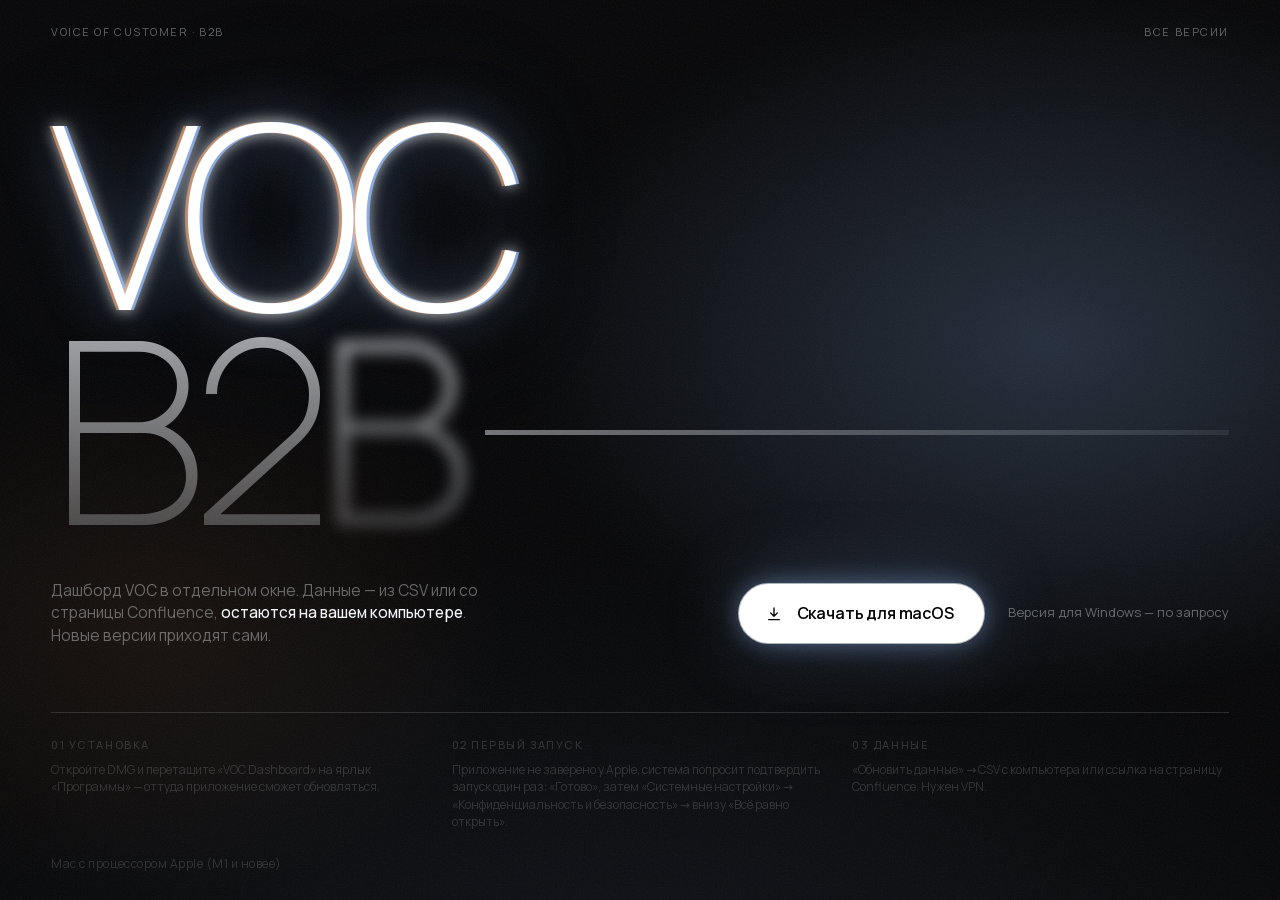
<file: index.html>
<!doctype html>
<html lang="ru">
<head>
<meta charset="utf-8">
<meta name="viewport" content="width=device-width, initial-scale=1">
<title>VOC B2B — скачать</title>
<meta name="description" content="Дашборд VOC для B2B в отдельном окне для macOS.">
<!--
  Страница скачивания приложения (docs/desktop-app.md, «Страница скачивания»).
  Публикуется в открытом репозитории belovaaanya/voc-dashboard-releases вместе с
  релизами — поэтому самостоятельная: ни стилей, ни кода дашборда в ней нет.
  Образ — светящийся крупный набор на чёрном: заголовок занимает экран, действие одно —
  скачать; подсказки тусклые и проявляются, когда к кнопке подводят курсор или фокус.
-->
<style>
  @font-face {
    font-family: "Manrope";
    src: url("fonts/manrope-latin.woff2") format("woff2");
    font-weight: 200 800;
    font-display: swap;
    unicode-range: U+0000-00FF, U+0131, U+0152-0153, U+02BB-02BC, U+02C6, U+02DA, U+02DC, U+0304, U+0308, U+0329, U+2000-206F, U+20AC, U+2122, U+2191, U+2193, U+2212, U+2215, U+FEFF, U+FFFD;
  }
  @font-face {
    font-family: "Manrope";
    src: url("fonts/manrope-cyrillic.woff2") format("woff2");
    font-weight: 200 800;
    font-display: swap;
    unicode-range: U+0301, U+0400-045F, U+0490-0491, U+04B0-04B1, U+2116;
  }

  :root {
    color-scheme: dark;
    --bg: #050506;
    --ink: #F4F6FB;
    --dim: rgba(244, 246, 251, 0.38);
    --faint: rgba(244, 246, 251, 0.16);
    --line: rgba(244, 246, 251, 0.14);
    --cool: 150, 190, 255;
    --warm: 255, 170, 110;
    --font: "Manrope", system-ui, -apple-system, "Segoe UI", Roboto, Arial, sans-serif;
    --gutter: clamp(16px, 4vw, 56px);
    --ease: cubic-bezier(0.2, 0.7, 0.1, 1);
  }

  * { box-sizing: border-box; }

  html { background: var(--bg); }

  body {
    position: relative;
    display: flex;
    flex-direction: column;
    min-height: 100svh;
    margin: 0;
    overflow-x: hidden;
    color: var(--ink);
    font: 400 14px/1.45 var(--font);
    -webkit-font-smoothing: antialiased;
  }

  /* Свет за заголовком — как луч на референсе: холодное пятно справа, тёплое отражение слева */
  .light {
    position: fixed;
    inset: 0;
    z-index: -2;
    pointer-events: none;
    background:
      radial-gradient(60vw 40vw at 82% 38%, rgba(var(--cool), 0.22), transparent 70%),
      radial-gradient(40vw 30vw at 12% 70%, rgba(var(--warm), 0.07), transparent 70%),
      radial-gradient(90vw 60vw at 50% 120%, rgba(var(--cool), 0.08), transparent 70%);
  }

  /* Зерно, чтобы градиент не шёл ступеньками и чёрный не был «пластиковым» */
  .grain {
    position: fixed;
    inset: -50%;
    z-index: -1;
    pointer-events: none;
    opacity: 0.07;
    background-image: url("data:image/svg+xml,%3Csvg xmlns='http://www.w3.org/2000/svg' width='160' height='160'%3E%3Cfilter id='n'%3E%3CfeTurbulence type='fractalNoise' baseFrequency='0.9' numOctaves='2' stitchTiles='stitch'/%3E%3C/filter%3E%3Crect width='100%25' height='100%25' filter='url(%23n)'/%3E%3C/svg%3E");
  }

  header, footer { padding-inline: var(--gutter); }

  header {
    display: flex;
    justify-content: space-between;
    gap: 16px;
    padding-top: 24px;
    color: var(--dim);
    font-size: 11px;
    letter-spacing: 0.14em;
    text-transform: uppercase;
  }

  header a { color: inherit; text-decoration: none; }
  header a:hover { color: var(--ink); }

  main {
    flex: 1;
    display: grid;
    align-content: center;
    gap: clamp(28px, 5vh, 56px);
    padding: clamp(24px, 6vh, 72px) var(--gutter);
  }

  /* ── заголовок ─────────────────────────────────────────────────── */

  h1 {
    position: relative;
    margin: 0;
    font-weight: 200;
    /* Два ряда помещаются в первый экран вместе с кнопкой: размер — по меньшей из ширины и высоты */
    font-size: clamp(64px, min(20vw, 30vh), 340px);
    line-height: 0.84;
    letter-spacing: -0.055em;
    text-transform: uppercase;
  }

  h1 > span { display: block; }

  /* Первая строка светится: белое ядро, тёплая и холодная кромки, как у «ONE» */
  .glow {
    color: #fff;
    text-shadow:
      -0.012em 0 0 rgba(var(--warm), 0.55),
      0.012em 0 0 rgba(var(--cool), 0.75),
      0 0 0.06em rgba(255, 255, 255, 0.9),
      0 0 0.22em rgba(var(--cool), 0.55),
      0 0 0.6em rgba(var(--cool), 0.25);
  }

  /* Ниже свет гаснет: «B2B» серебром уходит в темноту — как «MORE» и «WEEK» */
  /* Заливка текста рисуется только в рамке элемента, а строки стоят теснее высоты букв:
     запас полями (и такой же отрицательный отступ) не даёт срезать низ букв и размытую кромку */
  .fade {
    padding: 0.1em 0.12em 0.12em 0.02em;
    margin: -0.1em -0.12em -0.12em -0.02em;
    background: linear-gradient(180deg, rgba(244, 246, 251, 0.72), rgba(244, 246, 251, 0.18));
    -webkit-background-clip: text;
    background-clip: text;
    color: transparent;
  }

  .ghost {
    background: linear-gradient(180deg, rgba(244, 246, 251, 0.34), rgba(244, 246, 251, 0.06));
    -webkit-background-clip: text;
    background-clip: text;
    color: transparent;
  }

  /* Буква в движении — размытая кромка, как «P» и «N» на постере; заливку текста повторяет сама */
  .blur {
    display: inline-block;
    padding: 0.1em 0.1em 0.12em 0;
    margin: -0.1em -0.1em -0.12em 0;
    background: inherit;
    -webkit-background-clip: text;
    background-clip: text;
    filter: blur(0.03em);
  }

  /* Строка «B2B ———»: тонкая линия тянется от слова к краю, как растянутые штрихи «PERCEPTION» */
  .row {
    display: flex !important;
    align-items: center;
    gap: 0.1em;
  }

  .row > span { flex: none; }

  .row .rule {
    flex: 1;
    height: 0.018em;
    min-height: 1px;
    margin-top: 0.04em;
    background: linear-gradient(90deg, rgba(244, 246, 251, 0.45), rgba(244, 246, 251, 0.08));
  }

  /* Под заголовком — одна строка: текст слева, действие справа */
  .below {
    display: flex;
    flex-wrap: wrap;
    align-items: center;
    justify-content: space-between;
    gap: 24px 48px;
  }

  .lead {
    max-width: 30em;
    margin: 0;
    color: var(--dim);
    font-size: clamp(14px, 1.2vw, 17px);
  }

  .lead b { color: var(--ink); font-weight: 500; }

  /* ── действие ──────────────────────────────────────────────────── */

  .cta {
    display: flex;
    flex-wrap: wrap;
    align-items: center;
    gap: 14px 24px;
  }

  .download {
    position: relative;
    display: inline-flex;
    align-items: center;
    gap: 14px;
    padding: 18px 30px 18px 26px;
    border-radius: 999px;
    background: #fff;
    color: #050506;
    font-size: 16px;
    font-weight: 600;
    letter-spacing: -0.01em;
    text-decoration: none;
    box-shadow:
      0 0 0 1px rgba(255, 255, 255, 0.6),
      0 0 24px rgba(var(--cool), 0.45),
      0 0 80px rgba(var(--cool), 0.25);
    transition: transform 0.4s var(--ease), box-shadow 0.4s var(--ease);
  }

  .download:hover, .download:focus-visible {
    transform: translateY(-2px);
    box-shadow:
      0 0 0 1px #fff,
      0 0 32px rgba(var(--cool), 0.7),
      0 0 120px rgba(var(--cool), 0.4);
    outline: none;
  }

  .download svg { width: 18px; height: 18px; flex: none; }

  .download small {
    padding-left: 14px;
    border-left: 1px solid rgba(5, 5, 6, 0.18);
    color: rgba(5, 5, 6, 0.55);
    font-size: 12px;
    font-weight: 500;
  }

  .other { color: var(--dim); font-size: 13px; text-decoration: none; border-bottom: 1px solid var(--line); padding-bottom: 2px; }
  .other:hover { color: var(--ink); border-color: var(--dim); }
  /* Подпись без ссылки: «Версия для Windows — по запросу» — не подчёркнута, на наведение не реагирует */
  .other--note, .other--note:hover { color: var(--dim); border-bottom: 0; }

  /* ── подсказки: тусклые, проявляются при наведении на кнопку ─────── */

  footer {
    display: grid;
    grid-template-columns: repeat(3, minmax(0, 1fr));
    gap: 24px;
    padding-top: 24px;
    padding-bottom: 28px;
    border-top: 1px solid var(--line);
    margin-inline: var(--gutter);
    padding-inline: 0;
    color: var(--faint);
    font-size: 12px;
    transition: color 0.5s var(--ease);
  }

  body:has(.cta:hover) footer,
  body:has(.cta :focus-visible) footer,
  footer:hover { color: var(--dim); }

  /* После нажатия «Скачать» подсказки нужны всерьёз: без них незаверенное приложение не открыть */
  body.is-downloading footer { color: rgba(244, 246, 251, 0.78); }

  footer h2 {
    margin: 0 0 8px;
    font-size: 11px;
    font-weight: 500;
    letter-spacing: 0.14em;
    text-transform: uppercase;
  }

  footer p { margin: 0; }
  footer [hidden] { display: none; }
  footer .meta { grid-column: 1 / -1; letter-spacing: 0.04em; }

  /* ── появление: буквы выходят из размытия ─────────────────────── */

  @media (prefers-reduced-motion: no-preference) {
    h1 > span, .lead, .cta { animation: appear 1.1s var(--ease) both; }
    h1 > span:nth-child(2) { animation-delay: 0.1s; }
    .lead { animation-delay: 0.3s; }
    .cta { animation-delay: 0.4s; }
    .glow { animation: appear 1.1s var(--ease) both, breathe 6s ease-in-out 1.2s infinite; }
  }

  @keyframes appear {
    from { opacity: 0; filter: blur(14px); transform: translateY(0.04em); }
  }

  @keyframes breathe {
    50% { text-shadow:
      -0.012em 0 0 rgba(var(--warm), 0.45),
      0.012em 0 0 rgba(var(--cool), 0.6),
      0 0 0.05em rgba(255, 255, 255, 0.8),
      0 0 0.3em rgba(var(--cool), 0.7),
      0 0 0.8em rgba(var(--cool), 0.3); }
  }

  @media (max-width: 720px) {
    footer { grid-template-columns: minmax(0, 1fr); gap: 16px; color: var(--dim); }
    .download { width: 100%; justify-content: center; }
    .row .rule { display: none; }
    /* На телефоне заголовок крупнее */
    h1 { font-size: 34vw; }
  }
</style>
</head>
<body>
  <div class="light" aria-hidden="true"></div>
  <div class="grain" aria-hidden="true"></div>

  <header>
    <span>Voice of Customer · B2B</span>
    <a href="https://github.com/belovaaanya/voc-dashboard-releases/releases">Все версии</a>
  </header>

  <main>
    <h1 aria-label="VOC B2B">
      <span class="glow" aria-hidden="true">VOC</span>
      <span class="row" aria-hidden="true"><span class="fade">B2<span class="blur">B</span></span><i class="rule"></i></span>
    </h1>

    <div class="below">
    <p class="lead">Дашборд VOC в отдельном окне. Данные — из CSV или со страницы Confluence, <b>остаются на вашем компьютере</b>. Новые версии приходят сами.</p>

    <div class="cta">
      <a class="download" id="primary" href="https://github.com/belovaaanya/voc-dashboard-releases/releases/latest">
        <svg viewBox="0 0 24 24" fill="none" stroke="currentColor" stroke-width="1.8" stroke-linecap="round" stroke-linejoin="round" aria-hidden="true"><path d="M12 4v11m0 0-4.5-4.5M12 15l4.5-4.5M5 19.5h14"/></svg>
        <span id="primary-label">Скачать</span>
        <small id="primary-meta" hidden></small>
      </a>
      <!-- Пока выпускается только macOS: Windows соберём по запросу (docs/desktop-app.md, «Только macOS») -->
      <span class="other other--note" id="secondary">Версия для Windows — по запросу</span>
    </div>
    </div>
  </main>

  <footer>
    <section id="hint-install">
      <h2>01 Установка</h2>
      <p id="install-text">Откройте DMG и перетащите «VOC Dashboard» на ярлык «Программы» — оттуда приложение сможет обновляться.</p>
    </section>
    <section>
      <h2>02 Первый запуск</h2>
      <p id="launch-text">Приложение не заверено у Apple, система попросит подтвердить запуск один раз: «Готово», затем «Системные настройки» → «Конфиденциальность и безопасность» → внизу «Всё равно открыть».</p>
    </section>
    <section>
      <h2>03 Данные</h2>
      <p>«Обновить данные» → CSV с компьютера или ссылка на страницу Confluence. Нужен VPN.</p>
    </section>
    <p class="meta" id="version">Mac с процессором Apple (M1 и новее)</p>
  </footer>

  <script type="module">
    /*
      Пока выпускается только macOS (решение 17.11): кнопка всегда ведёт на DMG последнего релиза, ссылки на Windows нет —
      latest/download/VOC-Dashboard-Windows.zip дал бы 404. Вернуть Windows — docs/desktop-app.md, «Только macOS»
    */
    const REPOSITORY = 'belovaaanya/voc-dashboard-releases';
    const RELEASES = `https://github.com/${REPOSITORY}/releases/latest`;
    const ASSET = 'VOC-Dashboard-macOS.dmg';
    const primary = document.getElementById('primary');
    primary.href = `${RELEASES}/download/${ASSET}`;
    document.getElementById('primary-label').textContent = 'Скачать для macOS';
    /* Скачивание начинается в этой же вкладке: шаги установки уже не тусклые */
    primary.addEventListener('click', () => document.body.classList.add('is-downloading'));

    const megabytes = (bytes) => `${Math.round(bytes / 1048576)} МБ`;
    fetch(`https://api.github.com/repos/${REPOSITORY}/releases/latest`)
      .then((response) => (response.ok ? response.json() : null))
      .then((release) => {
        const version = /^desktop-v(.+)$/.exec(release?.tag_name ?? '')?.[1];
        if (!version) return;
        const asset = release.assets?.find((item) => item.name === ASSET);
        const meta = document.getElementById('primary-meta');
        meta.textContent = asset ? `${version} · ${megabytes(asset.size)}` : version;
        meta.hidden = false;
        const date = new Date(release.published_at).toLocaleDateString('ru-RU');
        document.getElementById('version').textContent = `Версия ${version} от ${date} · Mac с процессором Apple (M1 и новее)`;
      })
      .catch(() => {});
  </script>
</body>
</html>
</file>
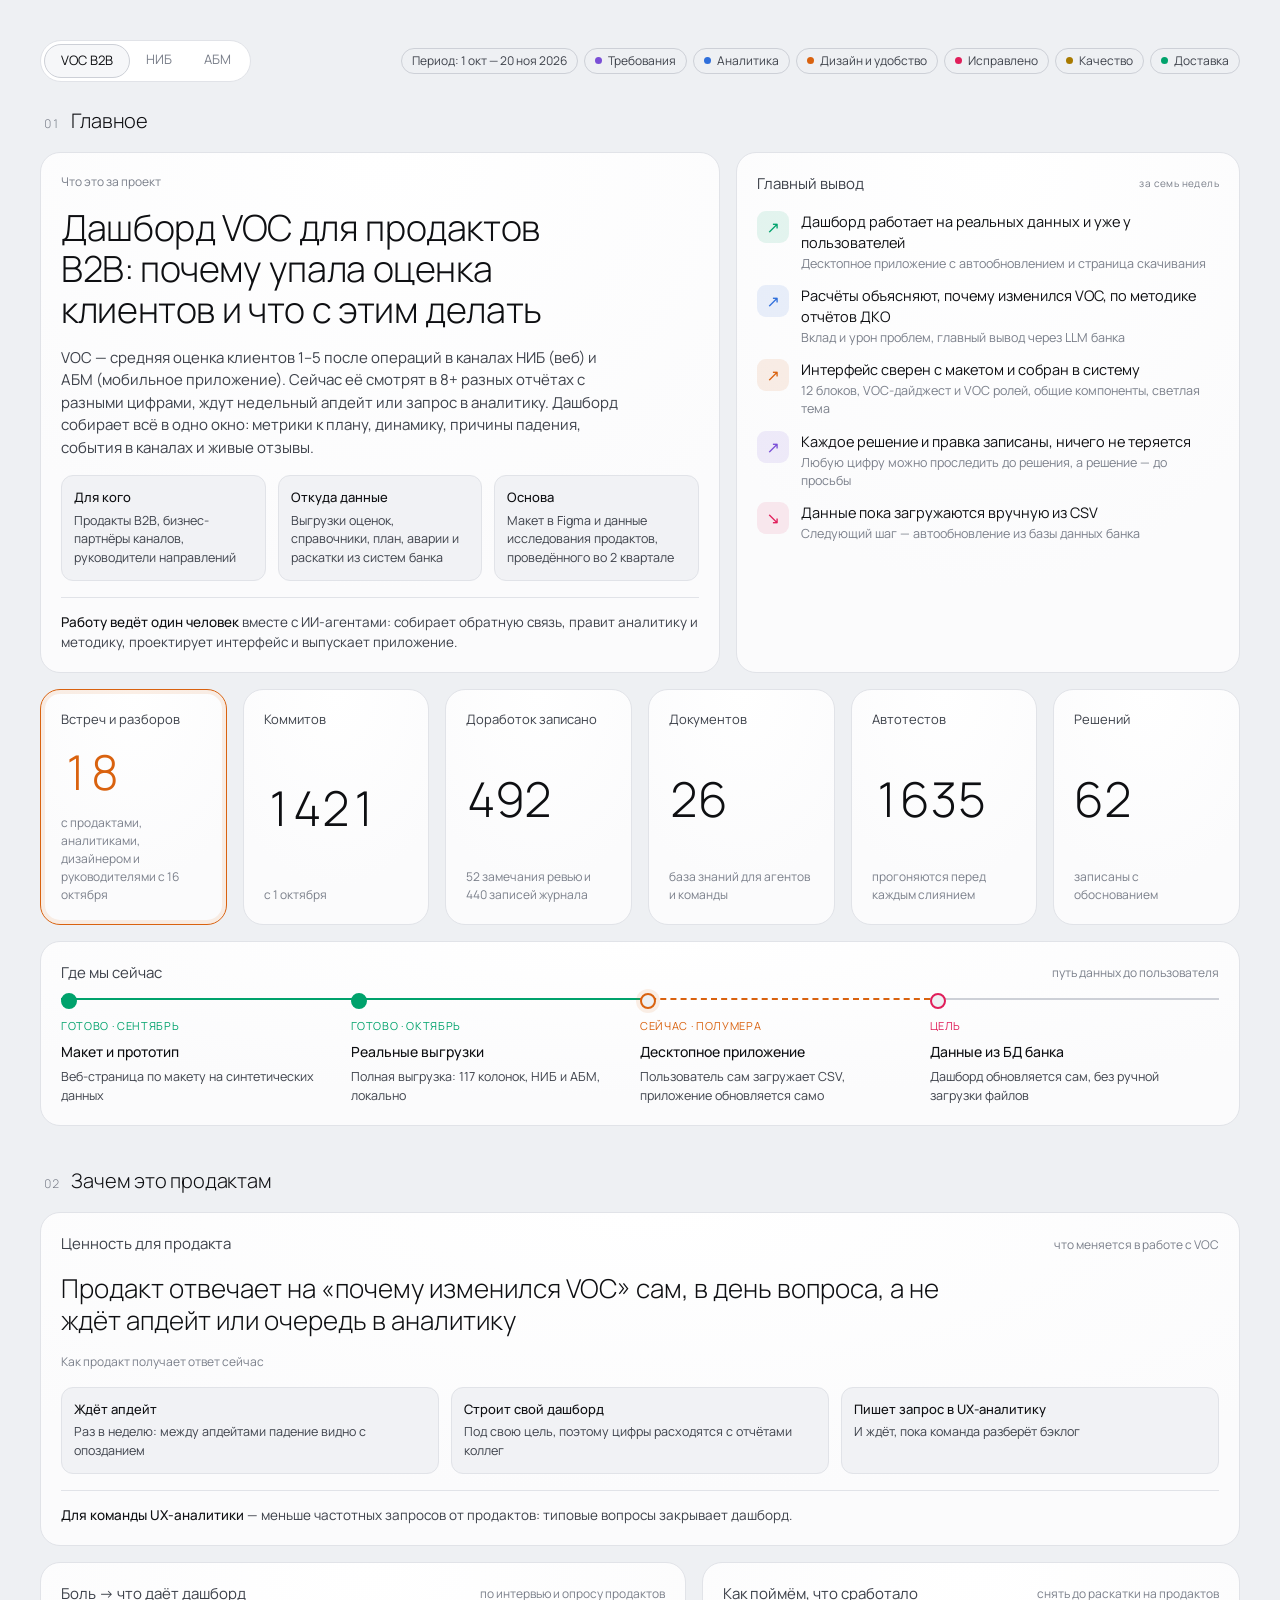
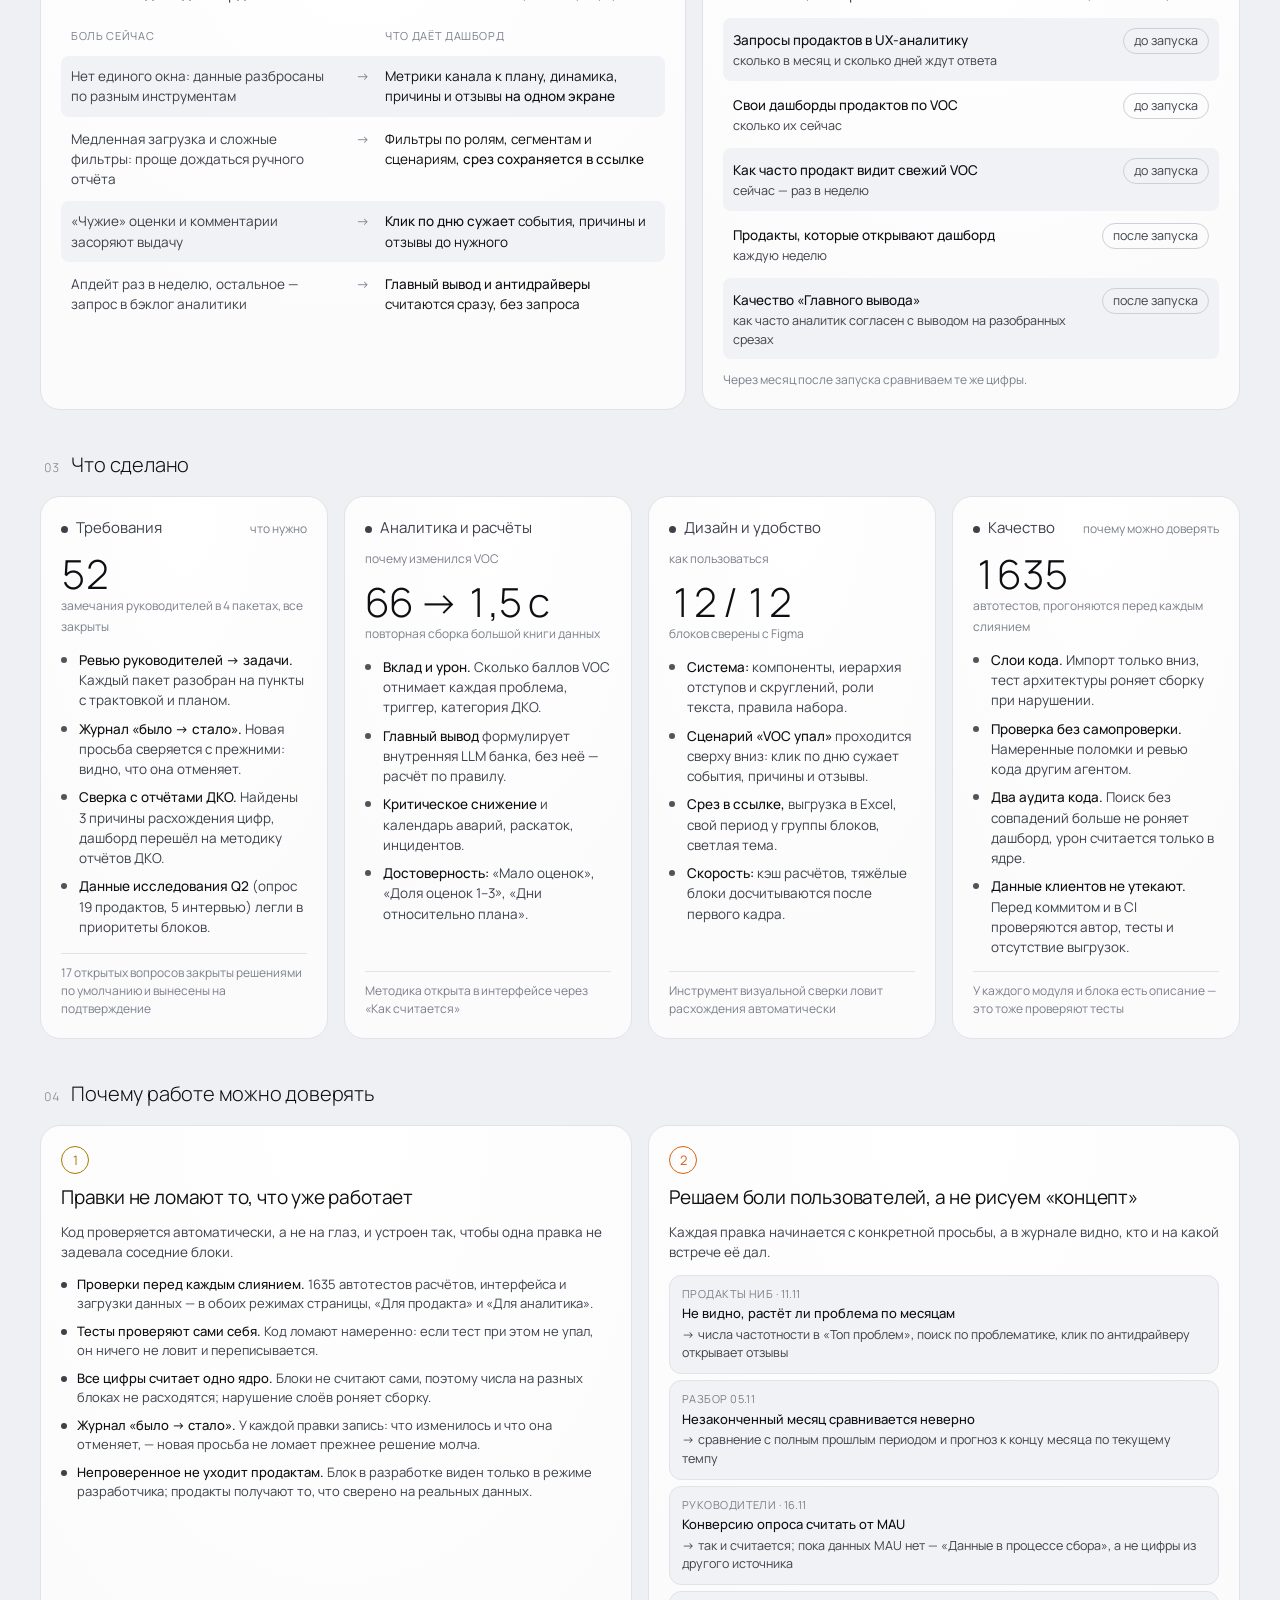
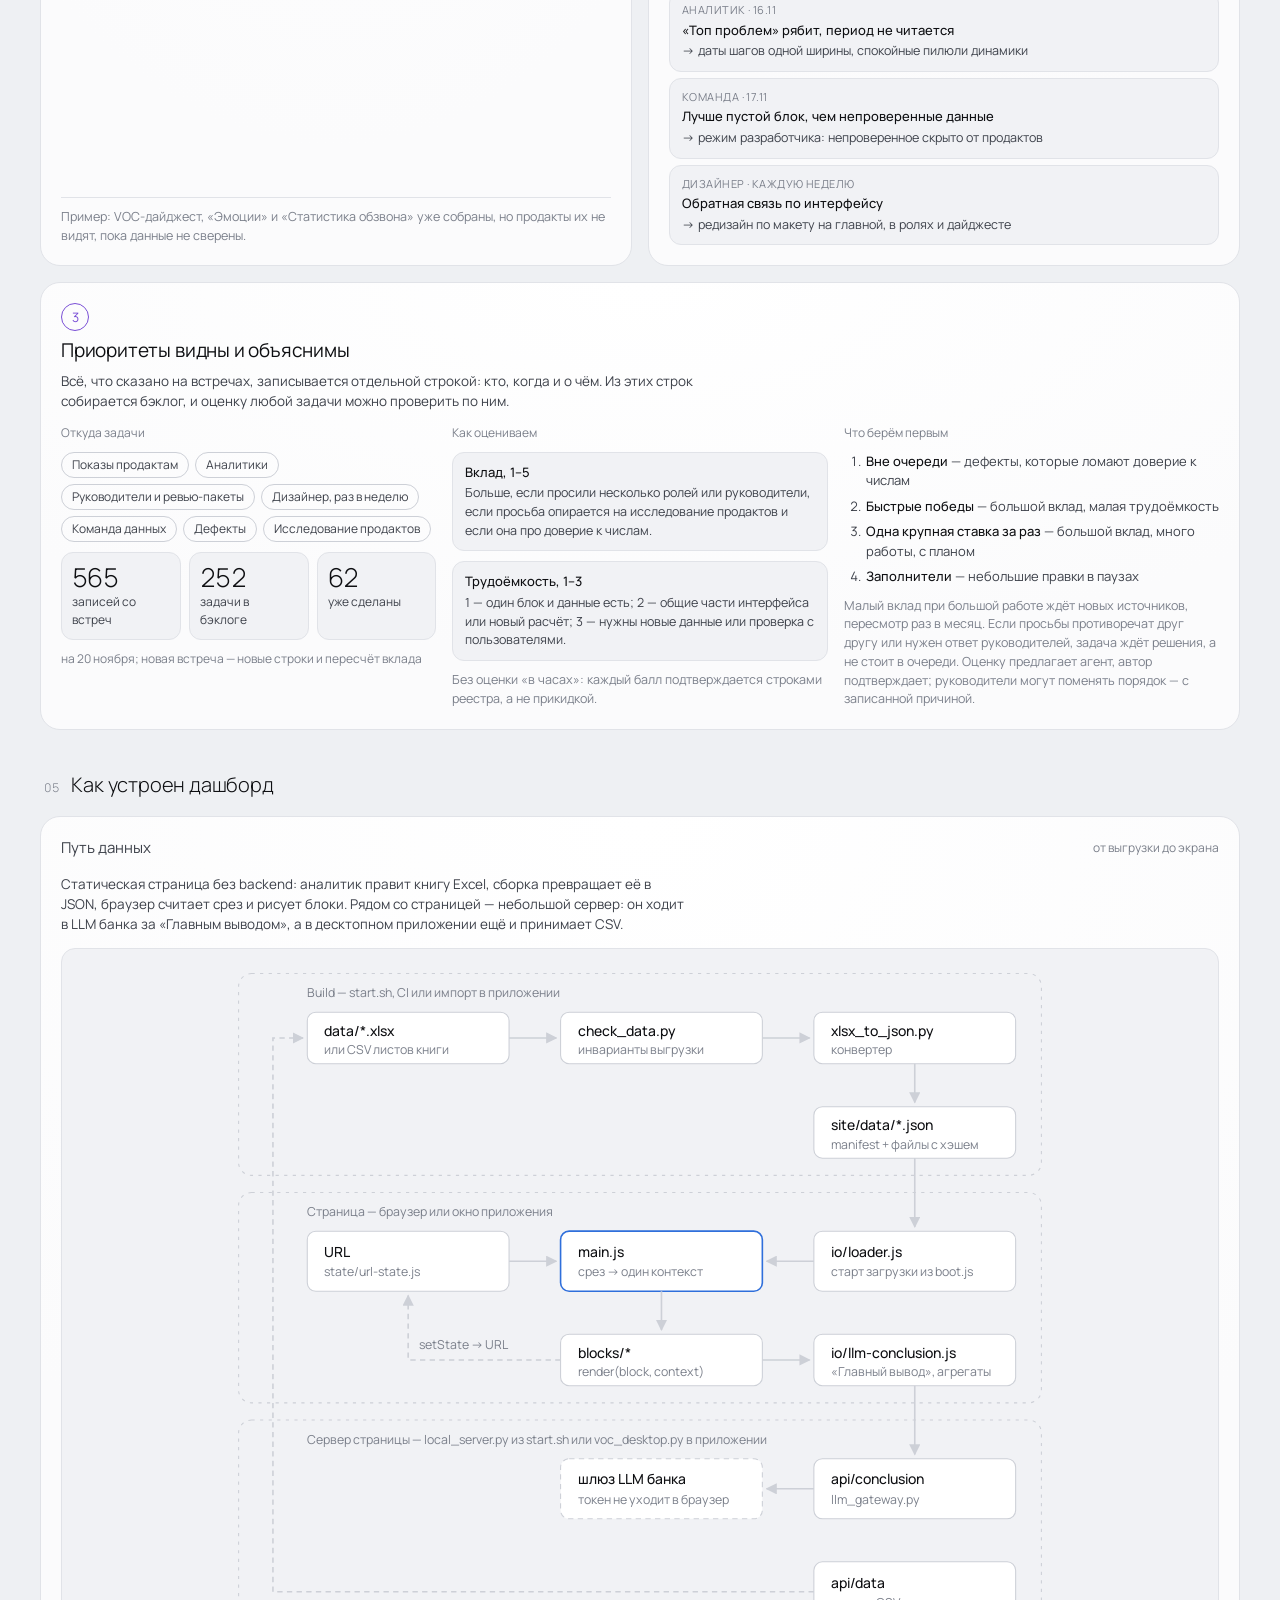
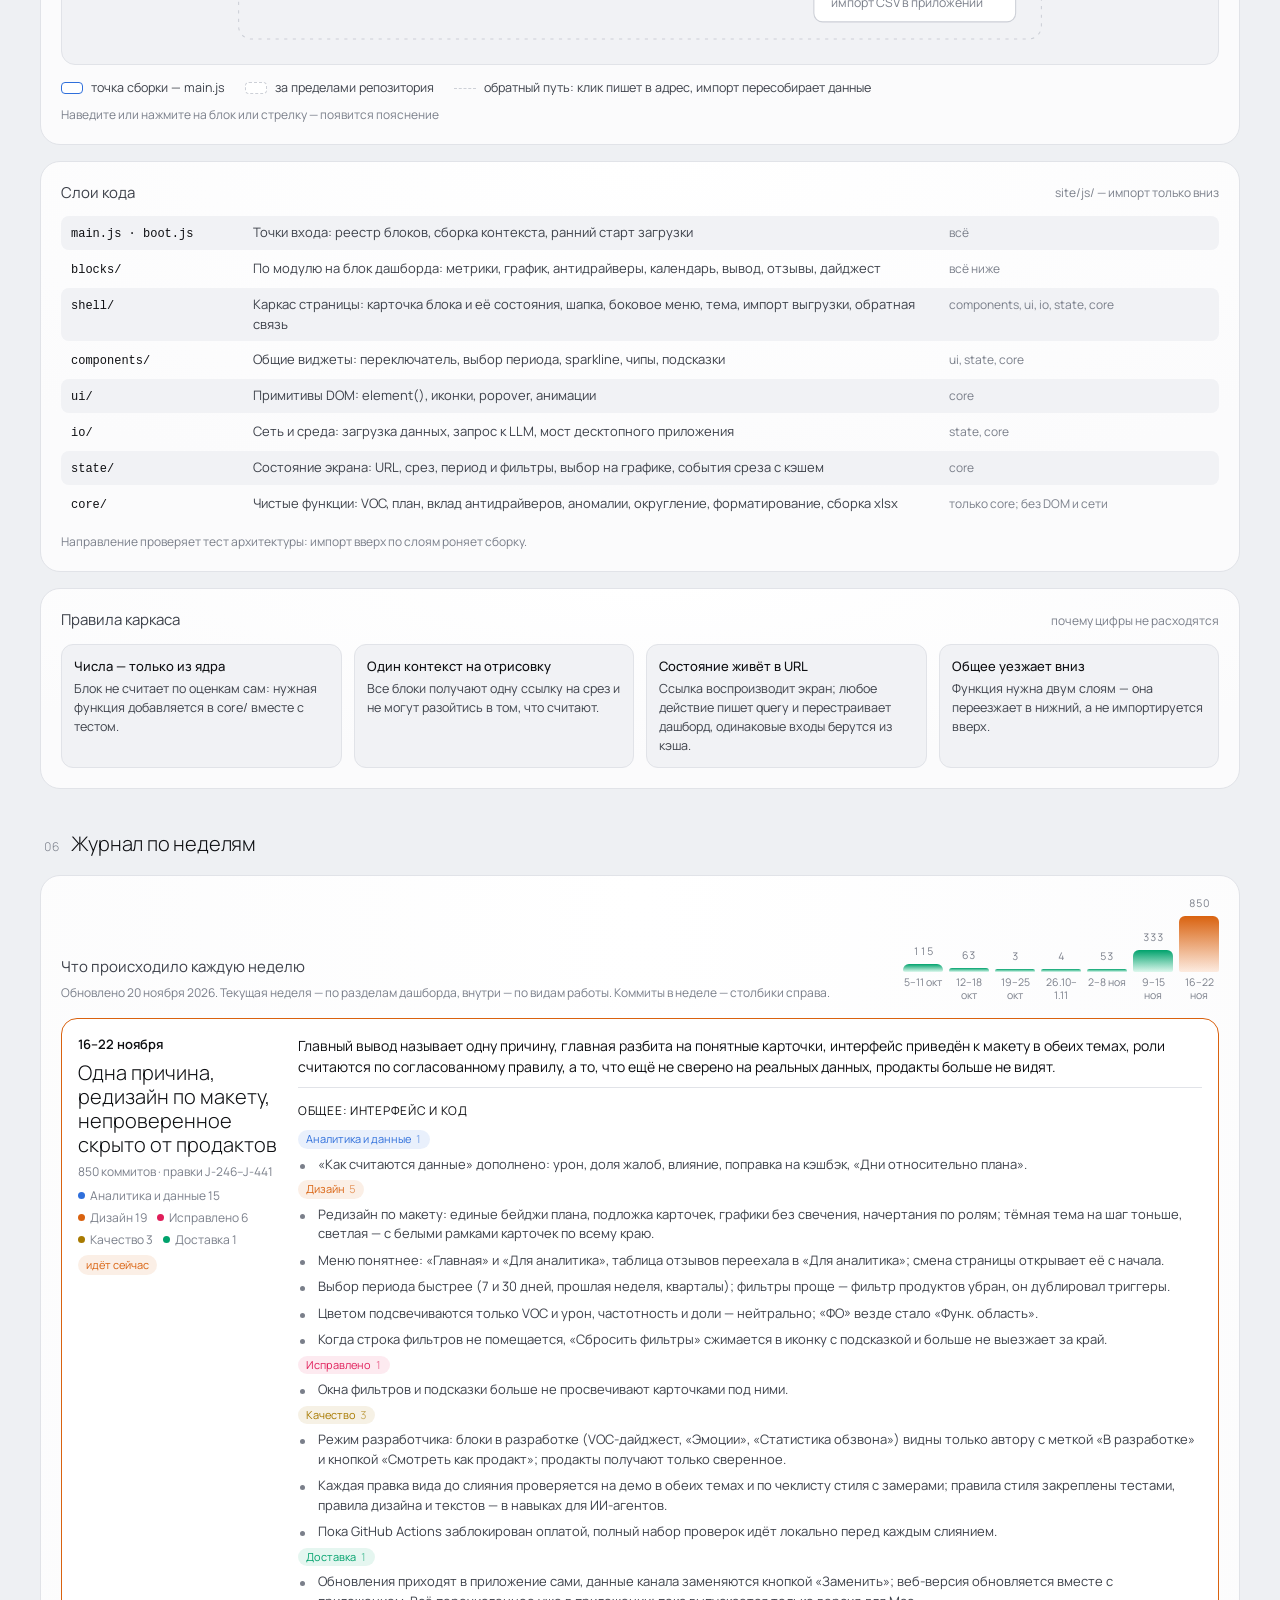
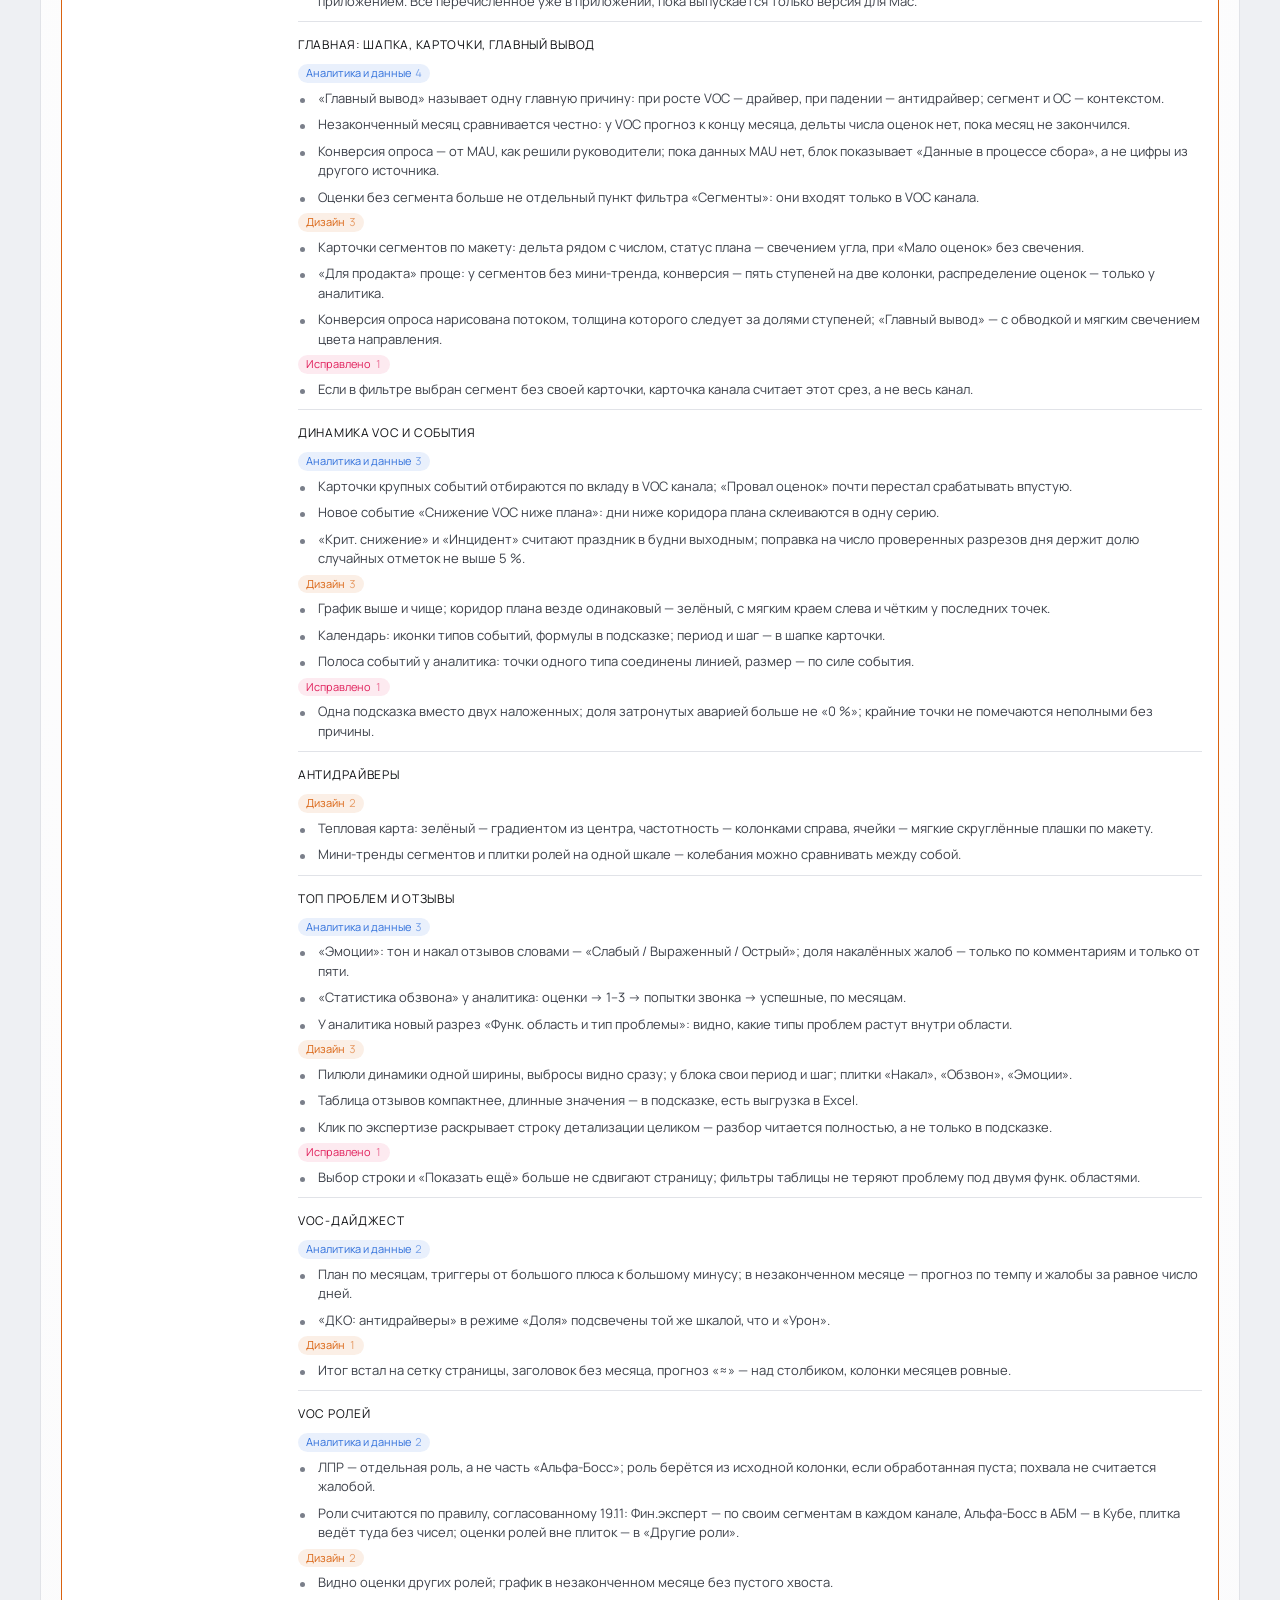
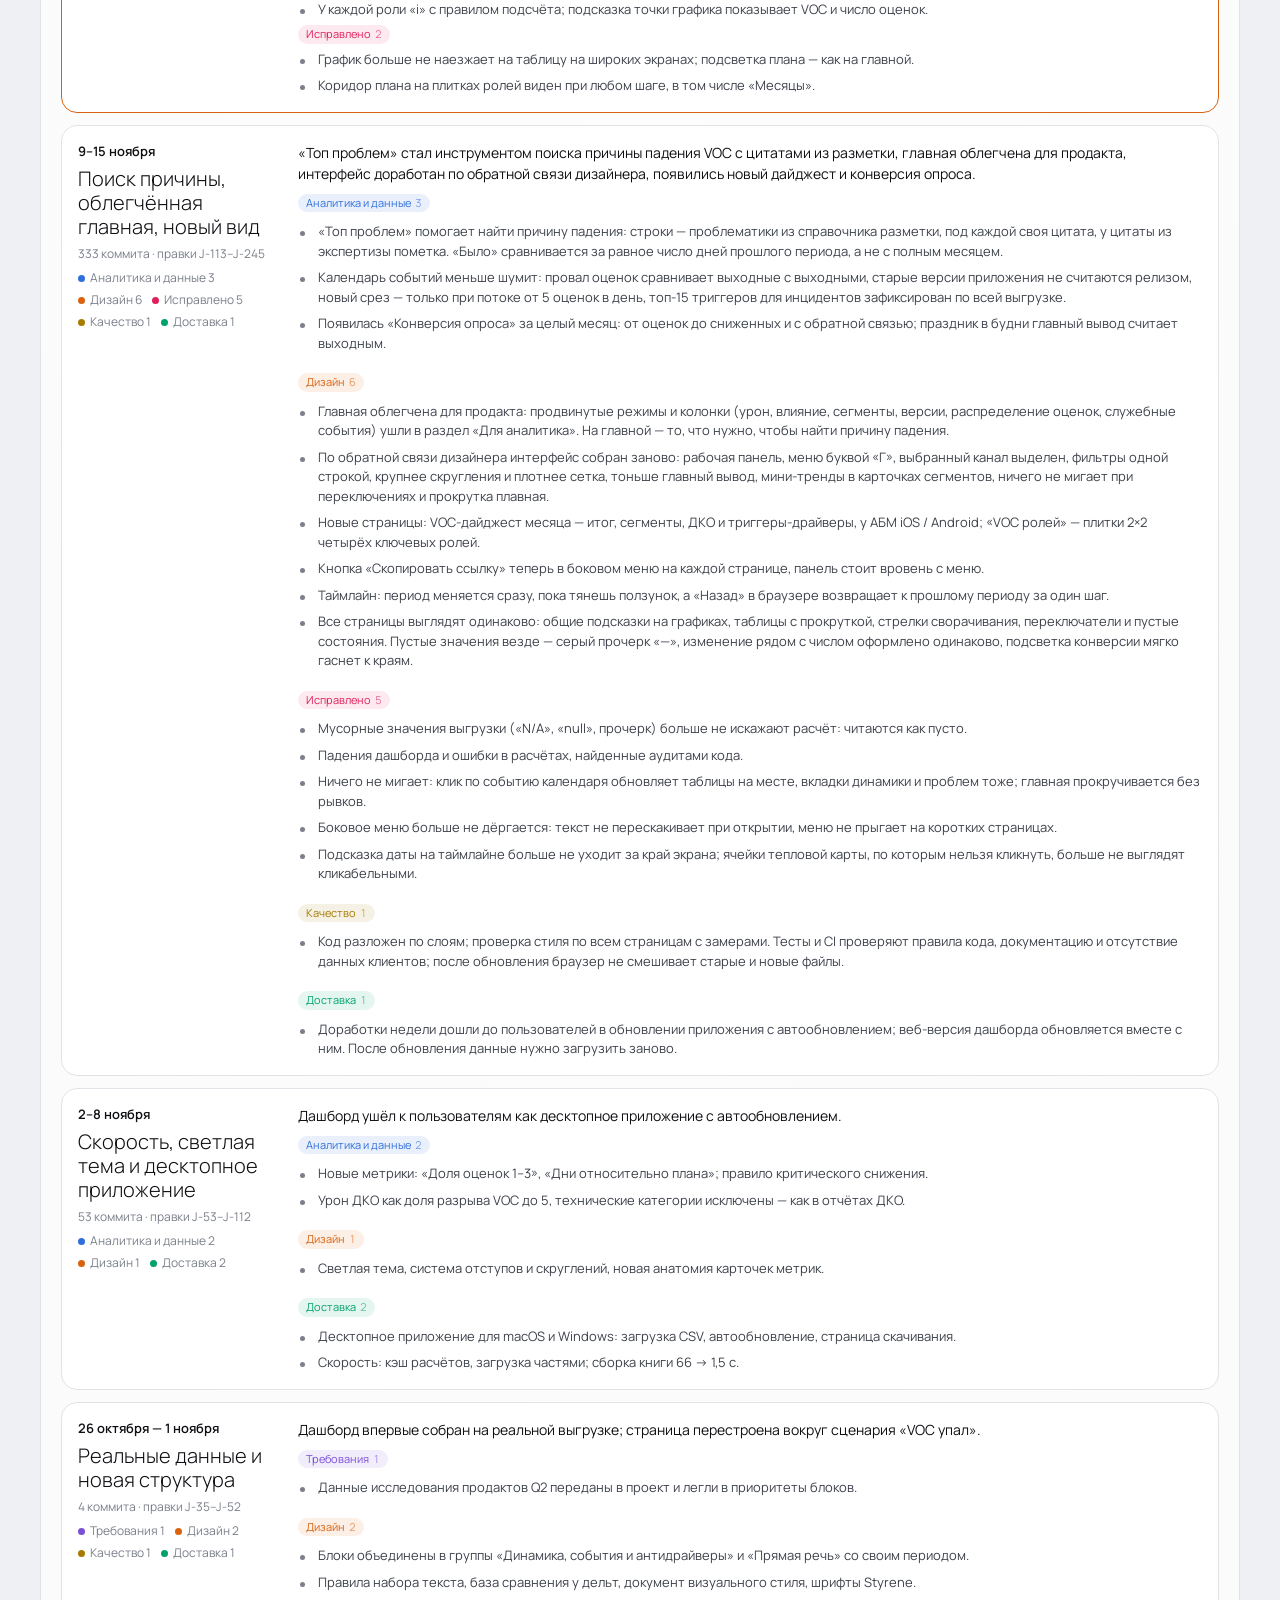
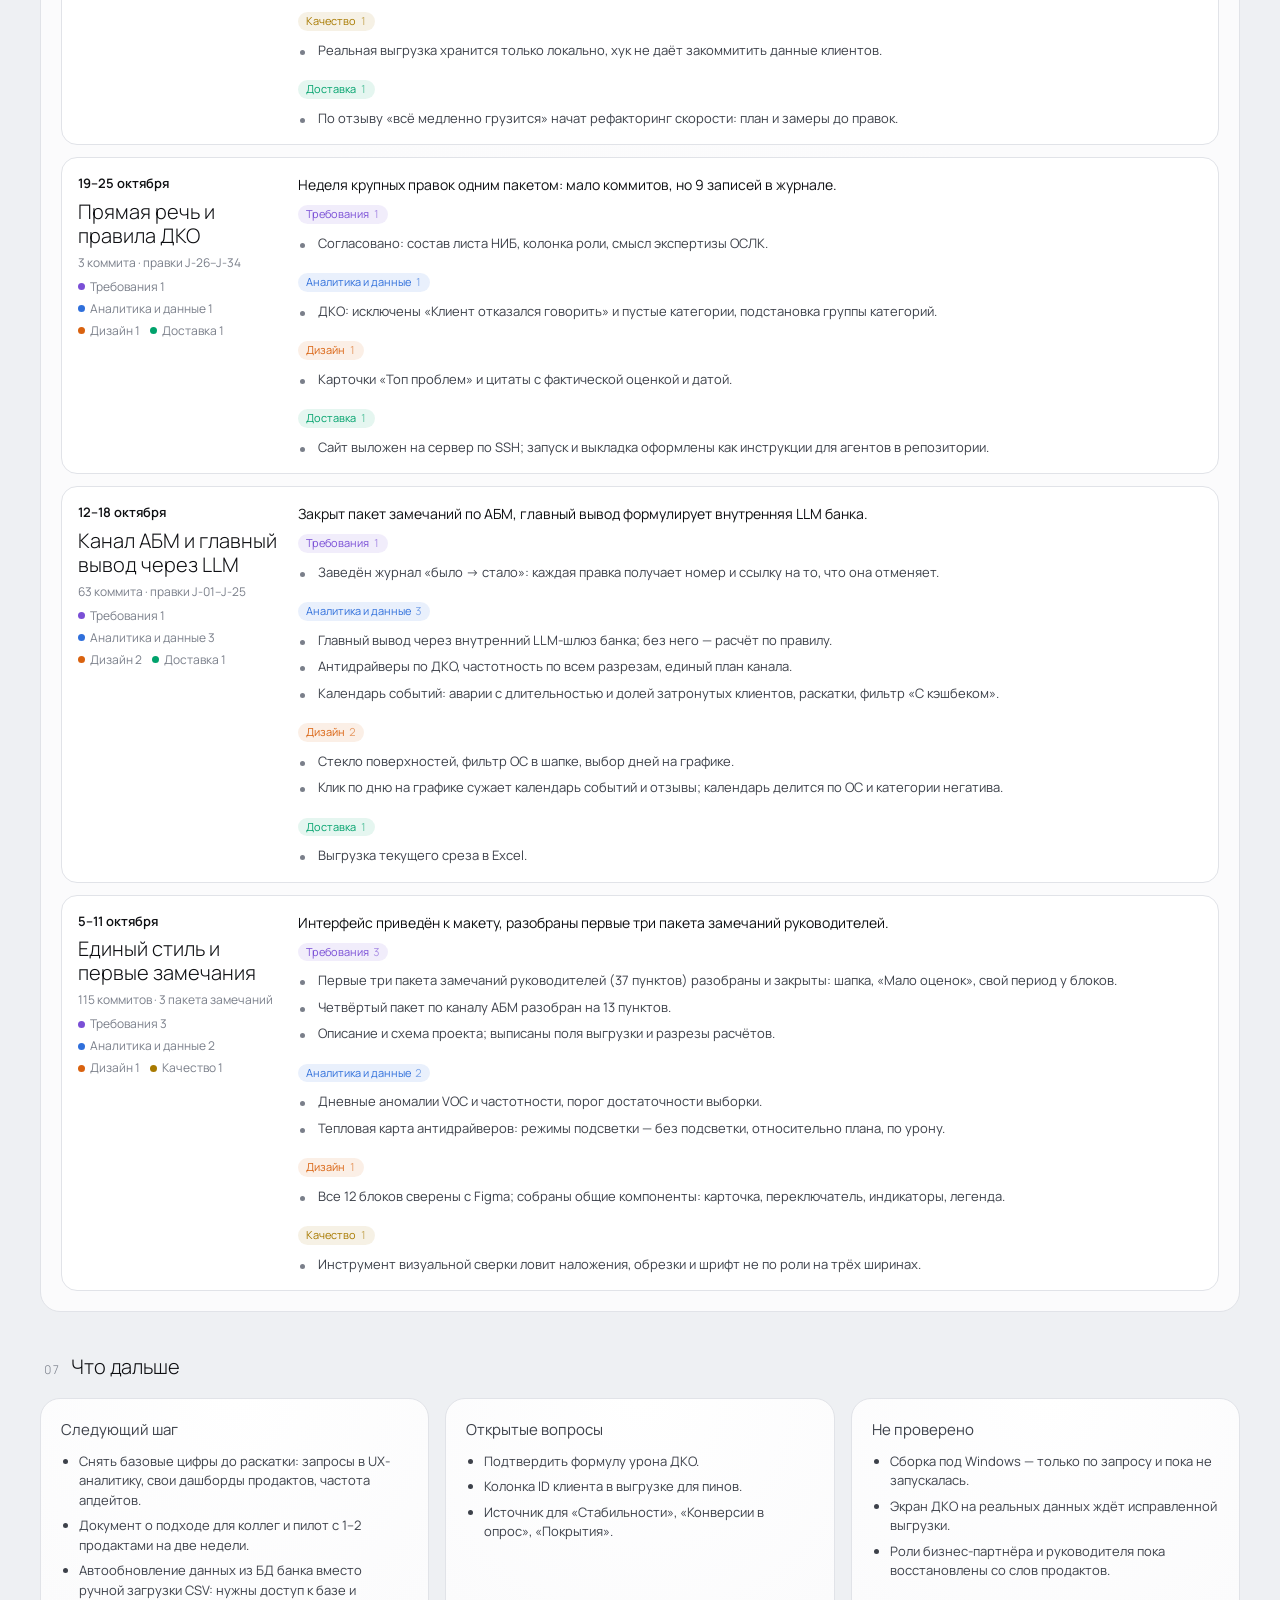
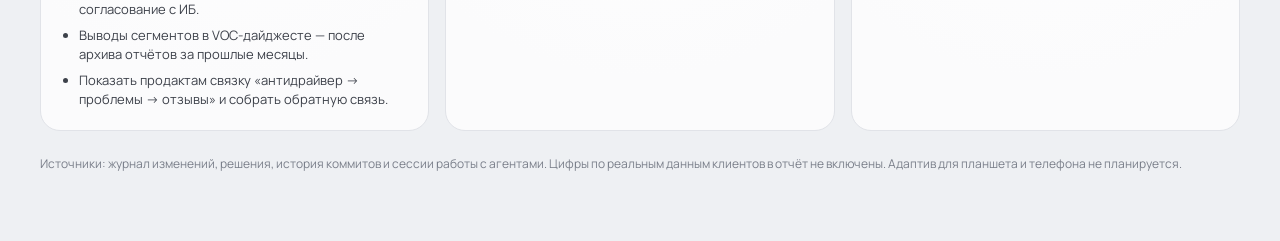
<file: journal/index.html>
<!doctype html>
<html lang="ru">
<head>
<meta charset="utf-8">
<meta name="viewport" content="width=device-width,initial-scale=1,viewport-fit=cover">
<title>Журнал VOC B2B</title>
</head>
<body>

<meta name="claude:viewport-fit-sides" content="cover">
<link rel="preconnect" href="https://fonts.googleapis.com">
<link rel="stylesheet" href="https://fonts.googleapis.com/css2?family=Manrope:wght@300;400;500;600;700&display=swap">
<style>
/* Layout: как дашборд VOC — колонка 1200, стеклянные карточки с радиусом 20, крупные тонкие числа; сверху главное, ниже контекст, схема, структура, журнал недель */
:root{
  --bg:#0B0B0D; --surface:#111214; --surface-2:#16171A; --sunken:#0D0D0F;
  --border:#232427; --border-strong:#34353A;
  --text:#FFFFFF; --text-2:#C3C3C3; --text-3:rgba(255,255,255,.45);
  --pos:#2DDA93; --neg:#FF376B; --orange:#FF8A3D; --yellow:#F2C94C; --purple:#B18CFF; --blue:#6FA8FF;
  --pos-soft:rgba(45,218,147,.12); --neg-soft:rgba(255,55,107,.12); --orange-soft:rgba(255,138,61,.12);
  --purple-soft:rgba(177,140,255,.13); --blue-soft:rgba(111,168,255,.13); --yellow-soft:rgba(242,201,76,.13);
  --glow:radial-gradient(120% 140% at 50% 0%, #17181C 0%, #111214 60%);
  --font:"Manrope","Segoe UI",system-ui,-apple-system,sans-serif;
  color-scheme:dark;
}
@media (prefers-color-scheme: light){:root:not([data-theme="dark"]){
  --bg:#EEF0F3; --surface:#FFFFFF; --surface-2:#F6F7F9; --sunken:#F1F2F5;
  --border:#E1E3E8; --border-strong:#CDD0D7;
  --text:#0E0F12; --text-2:#3D414A; --text-3:#7A7F8A;
  --pos:#00A26C; --neg:#E01E5A; --orange:#D9620F; --yellow:#A87A00; --purple:#7A4FD6; --blue:#2F6FDB;
  --pos-soft:rgba(0,162,108,.10); --neg-soft:rgba(224,30,90,.09); --orange-soft:rgba(217,98,15,.10);
  --purple-soft:rgba(122,79,214,.10); --blue-soft:rgba(47,111,219,.10); --yellow-soft:rgba(168,122,0,.10);
  --glow:radial-gradient(120% 140% at 50% 0%, #FFFFFF 0%, #FBFBFC 60%);
  color-scheme:light}}
:root[data-theme="light"]{
  --bg:#EEF0F3; --surface:#FFFFFF; --surface-2:#F6F7F9; --sunken:#F1F2F5;
  --border:#E1E3E8; --border-strong:#CDD0D7;
  --text:#0E0F12; --text-2:#3D414A; --text-3:#7A7F8A;
  --pos:#00A26C; --neg:#E01E5A; --orange:#D9620F; --yellow:#A87A00; --purple:#7A4FD6; --blue:#2F6FDB;
  --pos-soft:rgba(0,162,108,.10); --neg-soft:rgba(224,30,90,.09); --orange-soft:rgba(217,98,15,.10);
  --purple-soft:rgba(122,79,214,.10); --blue-soft:rgba(47,111,219,.10); --yellow-soft:rgba(168,122,0,.10);
  --glow:radial-gradient(120% 140% at 50% 0%, #FFFFFF 0%, #FBFBFC 60%);
  color-scheme:light}
*{box-sizing:border-box}
body{background:var(--bg);color:var(--text);font-family:var(--font);font-size:14px;line-height:1.5;
  padding-left:max(16px,env(safe-area-inset-left,0px));padding-right:max(16px,env(safe-area-inset-right,0px))}
.page{max-width:1200px;margin:0 auto;padding-block:32px 64px;display:flex;flex-direction:column;gap:16px}
h1,h2,h3{margin:0;font-weight:400;text-wrap:balance;letter-spacing:-0.01em}
p{margin:0}
.card{background:var(--glow);border:1px solid var(--border);border-radius:20px;padding:20px;min-width:0}
.card-title{font-size:15px;color:var(--text-2);font-weight:400;display:flex;align-items:center;gap:10px;justify-content:space-between;flex-wrap:wrap}
.hint{font-size:12px;color:var(--text-3)}
.row{display:grid;gap:16px}
.chip{display:inline-flex;align-items:center;gap:6px;font-size:12px;padding:3px 10px;border-radius:999px;border:1px solid var(--border-strong);color:var(--text-2);white-space:nowrap}
.dot{width:7px;height:7px;border-radius:50%;background:currentColor;flex:none}
.t-calc{color:var(--blue)} .t-ui{color:var(--orange)} .t-req{color:var(--purple)} .t-qa{color:var(--yellow)} .t-ship{color:var(--pos)}
.bg-calc{background:var(--blue-soft)} .bg-ui{background:var(--orange-soft)} .bg-req{background:var(--purple-soft)} .bg-ship{background:var(--pos-soft)} .bg-qa{background:var(--yellow-soft)}
.t-bug{color:var(--neg)} .bg-bug{background:var(--neg-soft)}
.num{font-variant-numeric:tabular-nums}
a{color:inherit}

/* header */
.top{display:flex;align-items:center;justify-content:space-between;gap:12px;flex-wrap:wrap}
.seg{display:inline-flex;border:1px solid var(--border);border-radius:999px;padding:3px;background:var(--surface)}
.seg span{padding:6px 16px;border-radius:999px;font-size:13px;color:var(--text-3)}
.seg span.on{background:var(--surface-2);color:var(--text);border:1px solid var(--border-strong)}
.filters{display:flex;gap:6px;flex-wrap:wrap}

/* hero */
.hero{grid-template-columns:minmax(0,1.35fr) minmax(0,1fr)}
@media (max-width:900px){.hero{grid-template-columns:1fr}}
.hero h1{font-size:clamp(26px,3.2vw,36px);line-height:1.15;font-weight:300}
.hero .lead{color:var(--text-2);font-size:15px;max-width:62ch}
.hero .card{display:flex;flex-direction:column;gap:16px}
.ctx{display:grid;grid-template-columns:repeat(3,minmax(0,1fr));gap:12px}
@media (max-width:640px){.ctx{grid-template-columns:1fr}}
.ctx div{background:var(--sunken);border:1px solid var(--border);border-radius:12px;padding:12px;display:flex;flex-direction:column;gap:4px}
.ctx b{font-weight:500;font-size:13px}
.ctx span{font-size:12.5px;color:var(--text-2)}
.main-out{display:flex;flex-direction:column;gap:12px}
.out{display:grid;grid-template-columns:32px minmax(0,1fr);gap:12px;align-items:start}
.out .ic{width:32px;height:32px;border-radius:9px;display:grid;place-items:center;font-size:16px}
.out p{font-size:14.5px;line-height:1.45}
.out p small{display:block;font-size:12.5px;color:var(--text-3);margin-top:2px}
.ai{font-size:10px;color:var(--text-3);letter-spacing:.04em}

/* metrics */
.metrics{grid-template-columns:repeat(6,minmax(0,1fr))}
@media (max-width:1000px){.metrics{grid-template-columns:repeat(3,minmax(0,1fr))}}
@media (max-width:560px){.metrics{grid-template-columns:repeat(2,minmax(0,1fr))}}
.metric{display:flex;flex-direction:column;justify-content:space-between;gap:18px;min-height:150px}
.metric .v{font-size:clamp(34px,4vw,48px);font-weight:300;letter-spacing:-0.03em;line-height:1}
.metric .d{font-size:12px;color:var(--text-3)}
.metric .lbl{font-size:13px;color:var(--text-2)}

/* road */
.road{display:grid;grid-template-columns:repeat(4,minmax(0,1fr));gap:0;margin-top:14px}
@media (max-width:760px){.road{grid-template-columns:1fr 1fr;row-gap:16px}}
.stage{position:relative;padding:18px 14px 0 0;display:flex;flex-direction:column;gap:6px;border-top:2px solid var(--border-strong)}
.stage::before{content:"";position:absolute;top:-7px;left:0;width:12px;height:12px;border-radius:50%;background:var(--bg);border:2px solid var(--border-strong)}
.stage.done{border-top-color:var(--pos)} .stage.done::before{background:var(--pos);border-color:var(--pos)}
.stage.now{border-top-color:var(--orange);border-top-style:dashed} .stage.now::before{background:var(--bg);border-color:var(--orange);box-shadow:0 0 0 4px var(--orange-soft)}
.stage.goal::before{border-color:var(--neg)}
.stage b{font-weight:500;font-size:14px}
.stage span{font-size:12.5px;color:var(--text-2)}
.stage em{font-style:normal;font-size:11px;letter-spacing:.06em;text-transform:uppercase}

/* areas */
.areas{grid-template-columns:repeat(4,minmax(0,1fr))}
@media (max-width:1100px){.areas{grid-template-columns:repeat(2,minmax(0,1fr))}}
@media (max-width:640px){.areas{grid-template-columns:1fr}}
.area{display:flex;flex-direction:column;gap:14px}
.area .big{font-size:40px;font-weight:300;letter-spacing:-0.03em;line-height:1}
.area ul{margin:0;padding:0;list-style:none;display:flex;flex-direction:column;gap:8px}
.area li{display:grid;grid-template-columns:8px minmax(0,1fr);gap:10px;font-size:13.5px;color:var(--text-2)}
.area li::before{content:"";width:6px;height:6px;border-radius:50%;background:currentColor;margin-top:7px;opacity:.9}
.area li b{color:var(--text);font-weight:500}
.area .src{font-size:12px;color:var(--text-3);border-top:1px solid var(--border);padding-top:10px;margin-top:auto}

/* flow */
.flow{display:grid;grid-template-columns:minmax(0,.85fr) 22px minmax(0,1.1fr) 22px minmax(0,1.6fr) 22px minmax(0,1fr) 22px minmax(0,1fr);align-items:stretch;margin-top:16px}
.arrow{display:grid;place-items:center;color:var(--text-3);font-size:16px}
.node{border:1px solid var(--border-strong);border-radius:14px;padding:12px;display:flex;flex-direction:column;gap:8px;background:var(--surface);min-width:0}
.node h3{font-size:13px;font-weight:600}
.node .who{font-size:11px;letter-spacing:.06em;text-transform:uppercase;color:var(--text-3)}
.node ul{margin:0;padding-left:16px;font-size:12.5px;color:var(--text-2);display:flex;flex-direction:column;gap:4px}
.node.orch{border-color:var(--blue);box-shadow:0 0 0 4px var(--blue-soft)}
.stack{display:flex;flex-direction:column;gap:10px}
.node.sub{border-style:dashed}
.node.gate{border-color:var(--pos)}
.kb{margin-top:14px;display:flex;gap:10px;align-items:center;flex-wrap:wrap;padding:12px 14px;border:1px solid var(--border);border-radius:12px;background:var(--sunken);font-size:12.5px;color:var(--text-2)}
.kb b{color:var(--text);font-weight:500}
@media (max-width:980px){.flow{grid-template-columns:1fr}.arrow{transform:rotate(90deg);height:24px}}
.zones{display:grid;grid-template-columns:1fr 1fr;gap:6px}
.zone{font-size:12px;padding:6px 8px;border-radius:8px;border:1px solid var(--border);background:var(--sunken);color:var(--text-2);line-height:1.3}
.zone b{display:block;color:var(--text);font-weight:500;font-size:12.5px}
.zone.common{grid-column:1/-1;border-style:dashed}
.node .cap{font-size:11.5px;color:var(--text-3)}
.rules3{display:grid;grid-template-columns:repeat(3,minmax(0,1fr));gap:12px;margin-top:14px}
@media (max-width:900px){.rules3{grid-template-columns:1fr}}
.rules3 div{padding:12px 14px;border:1px solid var(--border);border-radius:12px;background:var(--sunken);display:flex;flex-direction:column;gap:4px}
.rules3 b{font-weight:500;font-size:13px}
.rules3 span{font-size:12.5px;color:var(--text-2)}

/* structure */
.struct{grid-template-columns:minmax(0,1.1fr) minmax(0,1fr)}
@media (max-width:900px){.struct{grid-template-columns:1fr}}
.tree{font-size:13px;display:flex;flex-direction:column;gap:2px;margin-top:12px}
.tree .ln{display:grid;grid-template-columns:minmax(0,190px) minmax(0,1fr) auto;gap:12px;padding:7px 10px;border-radius:8px;align-items:baseline}
.tree .ln:nth-child(odd){background:var(--sunken)}
.tree code{font-family:ui-monospace,SFMono-Regular,Menlo,monospace;font-size:12px;color:var(--text);overflow-wrap:anywhere}
.tree .ln span{color:var(--text-2)}
.tree .ln i{font-style:normal;color:var(--text-3);font-size:12px;white-space:nowrap}
.tree .grp{font-size:11px;letter-spacing:.06em;text-transform:uppercase;color:var(--text-3);padding:12px 10px 4px}
@media (max-width:560px){.tree .ln{grid-template-columns:1fr auto}.tree .ln span{grid-column:1/-1}}
.cycle{display:flex;flex-direction:column;gap:10px;margin-top:12px}
.cycle .st{display:grid;grid-template-columns:28px minmax(0,1fr);gap:12px;align-items:start}
.cycle .st i{font-style:normal;width:28px;height:28px;border-radius:50%;border:1px solid var(--border-strong);display:grid;place-items:center;font-size:12px;color:var(--text-2)}
.cycle .st p{font-size:13.5px;color:var(--text-2)} .cycle .st p b{color:var(--text);font-weight:500}

/* journal */
.jhead{display:flex;justify-content:space-between;align-items:flex-end;gap:16px;flex-wrap:wrap}
.bars{display:flex;align-items:flex-end;gap:6px}
.bars .b{width:40px;display:flex;flex-direction:column;align-items:center;gap:4px;font-size:10.5px;color:var(--text-3)}
.bars .b div{width:100%;border-radius:6px 6px 2px 2px;background:linear-gradient(180deg,var(--pos),rgba(45,218,147,.15))}
.bars .b .bl{display:block;height:2.5em;line-height:1.25;text-align:center}
.bars .b.cur div{background:linear-gradient(180deg,var(--orange),rgba(255,138,61,.15))}
.weeks{display:flex;flex-direction:column;gap:12px;margin-top:16px}
.week{display:grid;grid-template-columns:200px minmax(0,1fr);gap:20px;padding:16px;border:1px solid var(--border);border-radius:16px;background:var(--surface)}
@media (max-width:760px){.week{grid-template-columns:1fr}}
.week .wl{display:flex;flex-direction:column;gap:6px}
.week .wl b{font-size:13px;font-weight:600}
.week .wl .wt{font-size:20px;font-weight:300;line-height:1.2}
.week .wl .wn{font-size:12px;color:var(--text-3)}
.week .wr{display:flex;flex-direction:column;gap:10px}
.week .sum{font-size:14px;color:var(--text)}
.week ul{margin:0;padding:0;list-style:none;display:flex;flex-direction:column;gap:7px}
.week li{display:grid;grid-template-columns:auto minmax(0,1fr);gap:10px;align-items:baseline;font-size:13px;color:var(--text-2)}
.tag{font-size:11px;padding:1px 8px;border-radius:999px;white-space:nowrap}
.week.cur{border-color:var(--orange)}
.fnd{border:1px solid var(--border);border-radius:14px;background:var(--sunken);padding:14px;display:flex;flex-direction:column;gap:12px}
.fnd-h{font-size:12px;letter-spacing:.06em;text-transform:uppercase;color:var(--text-3)}
.fnd-top{display:flex;flex-wrap:wrap;gap:6px;align-items:center;padding-bottom:12px;border-bottom:1px dashed var(--border-strong)}
.fnd-top b{font-weight:500;font-size:13px;margin-right:4px}
.fnd-p{display:grid;grid-template-columns:repeat(3,minmax(0,1fr));gap:10px}
@media (max-width:760px){.fnd-p{grid-template-columns:1fr}}
.fnd-c{background:var(--surface);border:1px solid var(--border);border-radius:12px;padding:12px;display:flex;flex-direction:column;gap:6px}
.fnd-c b{font-weight:500;font-size:13.5px}
.fnd-c span{font-size:12.5px;color:var(--text-2)}
.fnd-c em{font-style:normal;font-size:12.5px;color:var(--pos)}
.fnd-r{font-size:13.5px;color:var(--text)}


/* trust: три тезиса */
.trust{grid-template-columns:repeat(2,minmax(0,1fr))}
@media (max-width:900px){.trust{grid-template-columns:1fr}}
.th-wide{grid-column:1/-1}
.th-head{display:flex;flex-direction:column;gap:8px;max-width:72ch}
.th-grid{display:grid;grid-template-columns:repeat(3,minmax(0,1fr));gap:16px}
@media (max-width:900px){.th-grid{grid-template-columns:1fr}}
.th-col{display:flex;flex-direction:column;gap:10px;min-width:0}
.cnt{display:grid;grid-template-columns:repeat(3,minmax(0,1fr));gap:8px}
.cnt div{background:var(--sunken);border:1px solid var(--border);border-radius:12px;padding:10px;display:flex;flex-direction:column;gap:2px}
.cnt b{font-size:26px;font-weight:300;letter-spacing:-0.02em;color:var(--text);line-height:1.1}
.cnt span{font-size:12px;color:var(--text-2)}
.scale{background:var(--sunken);border:1px solid var(--border);border-radius:12px;padding:10px 12px;display:flex;flex-direction:column;gap:2px}
.scale b{font-weight:500;font-size:13px;color:var(--text)}
.scale span{font-size:12.5px;color:var(--text-2)}
.th-note{font-size:12.5px;color:var(--text-3)}
.order{margin:0;padding-left:20px;display:flex;flex-direction:column;gap:6px;font-size:13px;color:var(--text-2)}
.order b{color:var(--text);font-weight:500}
.th .order li{padding-left:2px}
.th .order li::before{content:none}

.th{display:flex;flex-direction:column;gap:12px}
.th-n{width:28px;height:28px;border-radius:50%;border:1px solid currentColor;display:grid;place-items:center;font-size:13px}
.th h3{font-size:19px;font-weight:400;line-height:1.25;color:var(--text)}
.th-why{font-size:13.5px;color:var(--text-2)}
.th ul{margin:0;padding:0;list-style:none;display:flex;flex-direction:column;gap:8px}
.th li{position:relative;padding-left:16px;font-size:13px;color:var(--text-2)}
.th li::before{content:"";position:absolute;left:0;top:7px;width:6px;height:6px;border-radius:50%;background:currentColor}
.th li b{color:var(--text);font-weight:500}
.th ul{color:inherit}
.th-proof{font-size:12.5px;color:var(--text-3);border-top:1px solid var(--border);padding-top:10px;margin-top:auto}
.ask{display:flex;flex-direction:column;gap:6px}
.ask div{background:var(--sunken);border:1px solid var(--border);border-radius:12px;padding:10px 12px;display:flex;flex-direction:column;gap:2px}
.ask em{font-style:normal;font-size:11px;letter-spacing:.04em;text-transform:uppercase;color:var(--text-3)}
.ask b{font-weight:500;font-size:13px;color:var(--text)}
.ask span{font-size:12.5px;color:var(--text-2)}
.srcs{display:flex;flex-wrap:wrap;gap:6px}
.model{margin-top:auto;border:1px dashed var(--border-strong);border-radius:12px;padding:12px;display:flex;flex-direction:column;gap:4px}
.model b{font-weight:500;font-size:13px;color:var(--text)}
.model span{font-size:12.5px;color:var(--text-2)}
/* неделя по разделам */
.wsec{display:flex;flex-direction:column;gap:10px;padding-top:14px;border-top:1px solid var(--border)}
.wsec-h{font-size:12px;letter-spacing:.06em;text-transform:uppercase;color:var(--text)}
.wsec .grp-a+.grp-a{margin-top:6px}
.wsec .grp-a{gap:6px}
.week .mix{font-size:12px;color:var(--text-3);display:flex;flex-wrap:wrap;gap:4px 10px}
.week .mix span{display:inline-flex;align-items:center;gap:5px}
.grp-a{display:flex;flex-direction:column;gap:10px}
.grp-a+.grp-a{margin-top:20px}
.tag-n{opacity:.6;margin-left:2px}
.grp-a .gh{display:flex;align-items:center;gap:8px;font-size:12px;color:var(--text-3)}
.grp-a ul{padding-left:2px}
.grp-a li{grid-template-columns:8px minmax(0,1fr)}
.grp-a li::before{content:"";width:5px;height:5px;border-radius:50%;background:var(--text-3);margin-top:8px}
.week details summary{cursor:pointer;font-size:13px;color:var(--text-2);list-style:none;display:inline-flex;align-items:center;gap:6px;padding:4px 0}
.week details summary::-webkit-details-marker{display:none}
.week details summary::before{content:"▸";color:var(--text-3);transition:transform .15s}
.week details[open] summary::before{transform:rotate(90deg)}
.week details[open] summary{margin-bottom:8px}
.week details summary:focus-visible{outline:2px solid var(--text-3);outline-offset:2px;border-radius:4px}
.badge{font-size:11px;padding:2px 8px;border-radius:999px;align-self:flex-start}
.state{padding:20px;border:1px dashed var(--border-strong);border-radius:14px;color:var(--text-2);font-size:13px}

/* open */
.open{grid-template-columns:repeat(3,minmax(0,1fr))}
@media (max-width:900px){.open{grid-template-columns:1fr}}
.open ul{margin:10px 0 0;padding-left:18px;display:flex;flex-direction:column;gap:6px;font-size:13px;color:var(--text-2)}
.mock{margin-top:14px;border-radius:14px;overflow:hidden;border:1px solid var(--border)}
.mock img{display:block;width:100%;height:auto}
footer{font-size:12px;color:var(--text-3);padding-top:8px}
/* v2 */
.sect{display:flex;align-items:baseline;gap:12px;font-size:20px;font-weight:300;margin-top:24px;padding-left:4px}
.sect span{font-size:12px;color:var(--text-3);font-variant-numeric:tabular-nums;letter-spacing:.06em}
.solo{font-size:13.5px;color:var(--text-2);border-top:1px solid var(--border);padding-top:14px}
.solo b{color:var(--text);font-weight:500}
.metric.hl{border-color:var(--orange);box-shadow:0 0 0 4px var(--orange-soft) inset}
.metric.hl .v{color:var(--orange)}
.load{display:grid;grid-template-columns:3fr 7fr;height:56px;border-radius:14px;overflow:hidden;margin-top:14px;border:1px solid var(--border)}
.load>div{display:flex;align-items:center;gap:10px;padding:0 16px;min-width:0}
.load b{font-size:22px;font-weight:300}
.load span{font-size:12.5px;white-space:nowrap;overflow:hidden;text-overflow:ellipsis}
.seg-a{background:linear-gradient(90deg,rgba(255,138,61,.38),rgba(255,138,61,.16));color:var(--text)}
.seg-b{background:repeating-linear-gradient(135deg,var(--sunken) 0 8px,var(--surface-2) 8px 16px);color:var(--text-3)}
.load-grid{display:grid;grid-template-columns:repeat(3,minmax(0,1fr));gap:20px;margin-top:18px}
@media (max-width:900px){.load-grid{grid-template-columns:1fr}}
.lg-col{display:flex;flex-direction:column;gap:10px;min-width:0}
.par{margin:0;padding:0;list-style:none;display:flex;flex-direction:column;gap:10px}
.par li{display:flex;flex-direction:column;gap:2px;padding-left:12px;border-left:2px solid var(--border-strong)}
.par b{font-weight:500;font-size:13.5px}
.par span{font-size:12.5px;color:var(--text-2)}
.roles{display:flex;flex-wrap:wrap;gap:8px}
.role{font-size:13px;padding:6px 12px;border-radius:999px}
.trace{display:flex;flex-direction:column;margin-top:14px;position:relative}
.tr{display:grid;grid-template-columns:28px minmax(0,1fr) auto;gap:12px;align-items:start;padding-bottom:14px;position:relative}
.tr:not(:last-child)::after{content:"";position:absolute;left:13px;top:28px;bottom:0;width:2px;background:var(--border-strong)}
.tr i{font-style:normal;width:28px;height:28px;border-radius:50%;border:1px solid currentColor;display:grid;place-items:center;font-size:12px;background:var(--surface)}
.tr div{display:flex;flex-direction:column;gap:2px;min-width:0}
.tr b{font-weight:500;font-size:13.5px}
.tr span{font-size:12.5px;color:var(--text-2)}
.tr em{font-style:normal;font-size:12px;color:var(--text-3);white-space:nowrap;padding-top:5px}
.trace-note{font-size:13px;color:var(--text);padding:12px 14px;border-radius:12px;background:var(--purple-soft);border:1px solid var(--border)}
@media (prefers-reduced-motion: no-preference){.week{transition:border-color .2s}}

/* architecture: схема каркаса в стиле журнала — те же поверхности, рамки и акцент «оркестратора» */
.arch{display:flex;flex-direction:column;gap:14px}
.arch-lead{font-size:13.5px;color:var(--text-2);max-width:78ch}
.arch-panel{background:var(--sunken);border:1px solid var(--border);border-radius:14px;padding:16px;overflow-x:auto}
.arch svg{display:block;min-width:600px;width:100%;max-width:820px;height:auto;margin-inline:auto}
.arch svg text{font:500 13px var(--font);fill:var(--text)}
.arch svg .arch-muted{font:400 11.5px var(--font);fill:var(--text-3)}
.arch-zone{fill:none;stroke:var(--border-strong);stroke-dasharray:3 5}
.arch-box{fill:var(--surface);stroke:var(--border-strong)}
.arch-box--main{stroke:var(--blue);stroke-width:1.5}
.arch-box--outside{stroke-dasharray:5 4}
.arch-wire{stroke:var(--border-strong);stroke-width:1.5;fill:none}
.arch-wire--back{stroke-dasharray:5 4}
.arch-arrow{fill:var(--border-strong)}
.arch-arrow--on{fill:var(--text)}
.arch-node,.arch-link{cursor:help;outline:none}
.arch-hit{fill:none;stroke:transparent;stroke-width:16;pointer-events:stroke}
.arch-node:hover .arch-box,.arch-node:focus-visible .arch-box,.arch-node.is-active .arch-box{stroke:var(--text);stroke-width:2}
.arch-link:hover .arch-wire,.arch-link:focus-visible .arch-wire,.arch-link.is-active .arch-wire{stroke:var(--text);stroke-width:2.5;marker-end:url(#arch-head-on)}
.arch-legend{display:flex;flex-wrap:wrap;gap:8px 20px;align-items:center;font-size:12.5px;color:var(--text-2)}
.arch-legend span{display:inline-flex;align-items:center;gap:8px}
.arch-key{display:inline-block;width:22px;height:12px;border-radius:4px;border:1.5px solid var(--border-strong);background:var(--surface)}
.arch-key--main{border-color:var(--blue)}
.arch-key--out{border-style:dashed}
.arch-key--back{height:0;border-radius:0;border-width:1.5px 0 0;border-top-style:dashed;background:none}
.arch-tip[hidden]{display:none}
.arch-tip{position:fixed;z-index:10;max-width:min(300px,calc(100vw - 32px));display:grid;gap:4px;padding:12px 14px;background:var(--surface);border:1px solid var(--border-strong);border-radius:12px;box-shadow:0 12px 32px -12px rgba(0,0,0,.45);pointer-events:none}
.arch-tip__title{font-size:13px;font-weight:600;color:var(--text)}
.arch-tip__text{font-size:12.5px;color:var(--text-2)}
.arch-layers .ln{grid-template-columns:minmax(0,170px) minmax(0,1fr) minmax(0,260px)}
.arch-layers .ln i{white-space:normal}
.arch-rules{grid-template-columns:repeat(4,minmax(0,1fr));margin-top:12px}
@media (max-width:900px){.arch-rules{grid-template-columns:1fr 1fr}}
@media (max-width:560px){.arch-rules{grid-template-columns:1fr}}
@media (max-width:560px){.arch-layers .ln{grid-template-columns:1fr}.arch-layers .ln i{white-space:normal}}

/* value: ценность для продакта — тезис, три пути сейчас, боль → решение, как замерим */
.vthesis{font-size:clamp(20px,2.4vw,26px);font-weight:300;line-height:1.25;max-width:60ch}
.value{grid-template-columns:minmax(0,1.2fr) minmax(0,1fr)}
@media (max-width:900px){.value{grid-template-columns:1fr}}
.pain{display:flex;flex-direction:column;gap:2px;margin-top:12px}
.pain .pr{display:grid;grid-template-columns:minmax(0,1fr) 20px minmax(0,1fr);gap:12px;padding:10px;border-radius:8px;align-items:baseline;font-size:13.5px}
.pain .pr:nth-child(even){background:var(--sunken)}
.pain .hd{font-size:11px;letter-spacing:.06em;text-transform:uppercase;color:var(--text-3)}
.pain .was{color:var(--text-2)}
.pain .ar{color:var(--text-3);text-align:center}
.pain b{font-weight:500}
@media (max-width:560px){.pain .pr{grid-template-columns:1fr;gap:4px}.pain .ar,.pain .hd-ar{display:none}}
.base{display:flex;flex-direction:column;gap:2px;margin-top:12px}
.base .br{display:grid;grid-template-columns:minmax(0,1fr) auto;gap:12px;padding:10px;border-radius:8px;align-items:baseline}
.base .br:nth-child(odd){background:var(--sunken)}
.base .br div{display:flex;flex-direction:column;gap:2px;min-width:0}
.base b{font-weight:500;font-size:13.5px}
.base span{font-size:12.5px;color:var(--text-2)}
</style>

<div class="page">
  <div class="top">
    <div class="seg" aria-hidden="true"><span class="on">VOC B2B</span><span>НИБ</span><span>АБМ</span></div>
    <div class="filters">
      <span class="chip">Период: 1 окт — 20 ноя 2026</span>
      <span class="chip"><span class="dot t-req"></span>Требования</span>
      <span class="chip"><span class="dot t-calc"></span>Аналитика</span>
      <span class="chip"><span class="dot t-ui"></span>Дизайн и удобство</span>
      <span class="chip"><span class="dot t-bug"></span>Исправлено</span>
      <span class="chip"><span class="dot t-qa"></span>Качество</span>
      <span class="chip"><span class="dot t-ship"></span>Доставка</span>
    </div>
  </div>

  <!-- HERO -->
  <h2 class="sect" style="margin-top:8px"><span>01</span>Главное</h2>
  <div class="row hero">
    <section class="card">
      <span class="hint">Что это за проект</span>
      <h1>Дашборд VOC для продактов B2B: почему упала оценка клиентов и что с этим делать</h1>
      <p class="lead">VOC — средняя оценка клиентов 1–5 после операций в каналах НИБ (веб) и АБМ (мобильное приложение). Сейчас её смотрят в 8+ разных отчётах с разными цифрами, ждут недельный апдейт или запрос в аналитику. Дашборд собирает всё в одно окно: метрики к плану, динамику, причины падения, события в каналах и живые отзывы.</p>
      <div class="ctx">
        <div><b>Для кого</b><span>Продакты B2B, бизнес-партнёры каналов, руководители направлений</span></div>
        <div><b>Откуда данные</b><span>Выгрузки оценок, справочники, план, аварии и раскатки из систем банка</span></div>
        <div><b>Основа</b><span>Макет в Figma и данные исследования продактов, проведённого во 2 квартале</span></div>
      </div>
      <p class="solo"><b>Работу ведёт один человек</b> вместе с ИИ-агентами: собирает обратную связь, правит аналитику и методику, проектирует интерфейс и выпускает приложение.</p>
    </section>
    <section class="card">
      <div class="card-title">Главный вывод <span class="ai">за семь недель</span></div>
      <div class="main-out">
        <div class="out"><div class="ic bg-ship t-ship">↗</div><p>Дашборд работает на реальных данных и уже у пользователей<small>Десктопное приложение с автообновлением и страница скачивания</small></p></div>
        <div class="out"><div class="ic bg-calc t-calc">↗</div><p>Расчёты объясняют, почему изменился VOC, по методике отчётов ДКО<small>Вклад и урон проблем, главный вывод через LLM банка</small></p></div>
        <div class="out"><div class="ic bg-ui t-ui">↗</div><p>Интерфейс сверен с макетом и собран в систему<small>12 блоков, VOC-дайджест и VOC ролей, общие компоненты, светлая тема</small></p></div>
        <div class="out"><div class="ic bg-req t-req">↗</div><p>Каждое решение и правка записаны, ничего не теряется<small>Любую цифру можно проследить до решения, а решение — до просьбы</small></p></div>
        <div class="out"><div class="ic bg-neg" style="background:var(--neg-soft);color:var(--neg)">↘</div><p>Данные пока загружаются вручную из CSV<small>Следующий шаг — автообновление из базы данных банка</small></p></div>
      </div>
    </section>
  </div>

  <!-- METRICS -->
  <div class="row metrics">
    <div class="card metric hl"><span class="lbl">Встреч и разборов</span><span class="v num">18</span><span class="d">с продактами, аналитиками, дизайнером и руководителями с 16 октября</span></div>
    <div class="card metric"><span class="lbl">Коммитов</span><span class="v num">1421</span><span class="d">с 1 октября</span></div>
    <div class="card metric"><span class="lbl">Доработок записано</span><span class="v num">492</span><span class="d">52 замечания ревью и 440 записей журнала</span></div>
    <div class="card metric"><span class="lbl">Документов</span><span class="v num">26</span><span class="d">база знаний для агентов и команды</span></div>
    <div class="card metric"><span class="lbl">Автотестов</span><span class="v num">1635</span><span class="d">прогоняются перед каждым слиянием</span></div>
    <div class="card metric"><span class="lbl">Решений</span><span class="v num">62</span><span class="d">записаны с обоснованием</span></div>
  </div>

  <!-- ROAD -->
  <section class="card">
    <div class="card-title">Где мы сейчас <span class="hint">путь данных до пользователя</span></div>
    <div class="road">
      <div class="stage done"><em class="t-ship">готово · сентябрь</em><b>Макет и прототип</b><span>Веб-страница по макету на синтетических данных</span></div>
      <div class="stage done"><em class="t-ship">готово · октябрь</em><b>Реальные выгрузки</b><span>Полная выгрузка: 117 колонок, НИБ и АБМ, локально</span></div>
      <div class="stage now"><em class="t-ui">сейчас · полумера</em><b>Десктопное приложение</b><span>Пользователь сам загружает CSV, приложение обновляется само</span></div>
      <div class="stage goal"><em style="color:var(--neg)">цель</em><b>Данные из БД банка</b><span>Дашборд обновляется сам, без ручной загрузки файлов</span></div>
    </div>
  </section>

  <!-- VALUE -->
  <h2 class="sect"><span>02</span>Зачем это продактам</h2>
  <section class="card" style="display:flex;flex-direction:column;gap:16px">
    <div class="card-title">Ценность для продакта <span class="hint">что меняется в работе с VOC</span></div>
    <p class="vthesis">Продакт отвечает на «почему изменился VOC» сам, в день вопроса, а не ждёт апдейт или очередь в аналитику</p>
    <span class="hint">Как продакт получает ответ сейчас</span>
    <div class="ctx">
      <div><b>Ждёт апдейт</b><span>Раз в неделю: между апдейтами падение видно с опозданием</span></div>
      <div><b>Строит свой дашборд</b><span>Под свою цель, поэтому цифры расходятся с отчётами коллег</span></div>
      <div><b>Пишет запрос в UX-аналитику</b><span>И ждёт, пока команда разберёт бэклог</span></div>
    </div>
    <p class="solo"><b>Для команды UX-аналитики</b> — меньше частотных запросов от продактов: типовые вопросы закрывает дашборд.</p>
  </section>
  <div class="row value">
    <section class="card">
      <div class="card-title">Боль → что даёт дашборд <span class="hint">по интервью и опросу продактов</span></div>
      <div class="pain">
        <div class="pr"><span class="hd">Боль сейчас</span><span class="hd hd-ar"></span><span class="hd">Что даёт дашборд</span></div>
        <div class="pr"><span class="was">Нет единого окна: данные разбросаны по разным инструментам</span><span class="ar" aria-hidden="true">→</span><span>Метрики канала к плану, динамика, причины и отзывы <b>на одном экране</b></span></div>
        <div class="pr"><span class="was">Медленная загрузка и сложные фильтры: проще дождаться ручного отчёта</span><span class="ar" aria-hidden="true">→</span><span>Фильтры по ролям, сегментам и сценариям, <b>срез сохраняется в ссылке</b></span></div>
        <div class="pr"><span class="was">«Чужие» оценки и комментарии засоряют выдачу</span><span class="ar" aria-hidden="true">→</span><span><b>Клик по дню сужает</b> события, причины и отзывы до нужного</span></div>
        <div class="pr"><span class="was">Апдейт раз в неделю, остальное — запрос в бэклог аналитики</span><span class="ar" aria-hidden="true">→</span><span><b>Главный вывод и антидрайверы</b> считаются сразу, без запроса</span></div>
      </div>
    </section>
    <section class="card">
      <div class="card-title">Как поймём, что сработало <span class="hint">снять до раскатки на продактов</span></div>
      <div class="base">
        <div class="br"><div><b>Запросы продактов в UX-аналитику</b><span>сколько в месяц и сколько дней ждут ответа</span></div><span class="chip">до запуска</span></div>
        <div class="br"><div><b>Свои дашборды продактов по VOC</b><span>сколько их сейчас</span></div><span class="chip">до запуска</span></div>
        <div class="br"><div><b>Как часто продакт видит свежий VOC</b><span>сейчас — раз в неделю</span></div><span class="chip">до запуска</span></div>
        <div class="br"><div><b>Продакты, которые открывают дашборд</b><span>каждую неделю</span></div><span class="chip">после запуска</span></div>
        <div class="br"><div><b>Качество «Главного вывода»</b><span>как часто аналитик согласен с выводом на разобранных срезах</span></div><span class="chip">после запуска</span></div>
      </div>
      <p class="hint" style="margin-top:12px">Через месяц после запуска сравниваем те же цифры.</p>
    </section>
  </div>

  <!-- AREAS -->
  <h2 class="sect"><span>03</span>Что сделано</h2>
  <div class="row areas">
    <section class="card area t-req">
      <div class="card-title"><span><span class="dot" style="display:inline-block;margin-right:8px"></span>Требования</span><span class="hint">что нужно</span></div>
      <div><div class="big num" style="color:var(--text)">52</div><span class="hint">замечания руководителей в 4 пакетах, все закрыты</span></div>
      <ul>
        <li><span><b>Ревью руководителей → задачи.</b> Каждый пакет разобран на пункты с трактовкой и планом.</span></li>
        <li><span><b>Журнал «было → стало».</b> Новая просьба сверяется с прежними: видно, что она отменяет.</span></li>
        <li><span><b>Сверка с отчётами ДКО.</b> Найдены 3 причины расхождения цифр, дашборд перешёл на методику отчётов ДКО.</span></li>
        <li><span><b>Данные исследования Q2</b> (опрос 19 продактов, 5 интервью) легли в приоритеты блоков.</span></li>
      </ul>
      <p class="src">17 открытых вопросов закрыты решениями по умолчанию и вынесены на подтверждение</p>
    </section>
    <section class="card area t-calc">
      <div class="card-title"><span><span class="dot" style="display:inline-block;margin-right:8px"></span>Аналитика и расчёты</span><span class="hint">почему изменился VOC</span></div>
      <div><div class="big num" style="color:var(--text)">66 → 1,5 с</div><span class="hint">повторная сборка большой книги данных</span></div>
      <ul>
        <li><span><b>Вклад и урон.</b> Сколько баллов VOC отнимает каждая проблема, триггер, категория ДКО.</span></li>
        <li><span><b>Главный вывод</b> формулирует внутренняя LLM банка, без неё — расчёт по правилу.</span></li>
        <li><span><b>Критическое снижение</b> и календарь аварий, раскаток, инцидентов.</span></li>
        <li><span><b>Достоверность:</b> «Мало оценок», «Доля оценок 1–3», «Дни относительно плана».</span></li>
      </ul>
      <p class="src">Методика открыта в интерфейсе через «Как считается»</p>
    </section>
    <section class="card area t-ui">
      <div class="card-title"><span><span class="dot" style="display:inline-block;margin-right:8px"></span>Дизайн и удобство</span><span class="hint">как пользоваться</span></div>
      <div><div class="big num" style="color:var(--text)">12 / 12</div><span class="hint">блоков сверены с Figma</span></div>
      <ul>
        <li><span><b>Система:</b> компоненты, иерархия отступов и скруглений, роли текста, правила набора.</span></li>
        <li><span><b>Сценарий «VOC упал»</b> проходится сверху вниз: клик по дню сужает события, причины и отзывы.</span></li>
        <li><span><b>Срез в ссылке,</b> выгрузка в Excel, свой период у группы блоков, светлая тема.</span></li>
        <li><span><b>Скорость:</b> кэш расчётов, тяжёлые блоки досчитываются после первого кадра.</span></li>
      </ul>
      <p class="src">Инструмент визуальной сверки ловит расхождения автоматически</p>
    </section>
    <section class="card area t-qa">
      <div class="card-title"><span><span class="dot" style="display:inline-block;margin-right:8px"></span>Качество</span><span class="hint">почему можно доверять</span></div>
      <div><div class="big num" style="color:var(--text)">1635</div><span class="hint">автотестов, прогоняются перед каждым слиянием</span></div>
      <ul>
        <li><span><b>Слои кода.</b> Импорт только вниз, тест архитектуры роняет сборку при нарушении.</span></li>
        <li><span><b>Проверка без самопроверки.</b> Намеренные поломки и ревью кода другим агентом.</span></li>
        <li><span><b>Два аудита кода.</b> Поиск без совпадений больше не роняет дашборд, урон считается только в ядре.</span></li>
        <li><span><b>Данные клиентов не утекают.</b> Перед коммитом и в CI проверяются автор, тесты и отсутствие выгрузок.</span></li>
      </ul>
      <p class="src">У каждого модуля и блока есть описание — это тоже проверяют тесты</p>
    </section>
  </div>

  <!-- TRUST -->
  <h2 class="sect"><span>04</span>Почему работе можно доверять</h2>
  <div class="row trust">
    <section class="card th t-qa">
      <span class="th-n">1</span>
      <h3>Правки не ломают то, что уже работает</h3>
      <p class="th-why">Код проверяется автоматически, а не на глаз, и устроен так, чтобы одна правка не задевала соседние блоки.</p>
      <ul>
        <li><b>Проверки перед каждым слиянием.</b> 1635 автотестов расчётов, интерфейса и загрузки данных — в обоих режимах страницы, «Для продакта» и «Для аналитика».</li>
        <li><b>Тесты проверяют сами себя.</b> Код ломают намеренно: если тест при этом не упал, он ничего не ловит и переписывается.</li>
        <li><b>Все цифры считает одно ядро.</b> Блоки не считают сами, поэтому числа на разных блоках не расходятся; нарушение слоёв роняет сборку.</li>
        <li><b>Журнал «было → стало».</b> У каждой правки запись: что изменилось и что она отменяет, — новая просьба не ломает прежнее решение молча.</li>
        <li><b>Непроверенное не уходит продактам.</b> Блок в разработке виден только в режиме разработчика; продакты получают то, что сверено на реальных данных.</li>
      </ul>
      <p class="th-proof">Пример: VOC-дайджест, «Эмоции» и «Статистика обзвона» уже собраны, но продакты их не видят, пока данные не сверены.</p>
    </section>
    <section class="card th t-ui">
      <span class="th-n">2</span>
      <h3>Решаем боли пользователей, а не рисуем «концепт»</h3>
      <p class="th-why">Каждая правка начинается с конкретной просьбы, а в журнале видно, кто и на какой встрече её дал.</p>
      <div class="ask">
        <div><em>Продакты НИБ · 11.11</em><b>Не видно, растёт ли проблема по месяцам</b><span>→ числа частотности в «Топ проблем», поиск по проблематике, клик по антидрайверу открывает отзывы</span></div>
        <div><em>Разбор 05.11</em><b>Незаконченный месяц сравнивается неверно</b><span>→ сравнение с полным прошлым периодом и прогноз к концу месяца по текущему темпу</span></div>
        <div><em>Руководители · 16.11</em><b>Конверсию опроса считать от MAU</b><span>→ так и считается; пока данных MAU нет — «Данные в процессе сбора», а не цифры из другого источника</span></div>
        <div><em>Аналитик · 16.11</em><b>«Топ проблем» рябит, период не читается</b><span>→ даты шагов одной ширины, спокойные пилюли динамики</span></div>
        <div><em>Команда · 17.11</em><b>Лучше пустой блок, чем непроверенные данные</b><span>→ режим разработчика: непроверенное скрыто от продактов</span></div>
        <div><em>Дизайнер · каждую неделю</em><b>Обратная связь по интерфейсу</b><span>→ редизайн по макету на главной, в ролях и дайджесте</span></div>
      </div>
    </section>
    <section class="card th th-wide t-req">
      <div class="th-head">
        <span class="th-n">3</span>
        <h3>Приоритеты видны и объяснимы</h3>
        <p class="th-why">Всё, что сказано на встречах, записывается отдельной строкой: кто, когда и о чём. Из этих строк собирается бэклог, и оценку любой задачи можно проверить по ним.</p>
      </div>
      <div class="th-grid">
        <div class="th-col">
          <span class="hint">Откуда задачи</span>
          <div class="srcs">
            <span class="chip">Показы продактам</span><span class="chip">Аналитики</span><span class="chip">Руководители и ревью-пакеты</span><span class="chip">Дизайнер, раз в неделю</span><span class="chip">Команда данных</span><span class="chip">Дефекты</span><span class="chip">Исследование продактов</span>
          </div>
          <div class="cnt">
            <div><b class="num">565</b><span>записей со встреч</span></div>
            <div><b class="num">252</b><span>задачи в бэклоге</span></div>
            <div><b class="num">62</b><span>уже сделаны</span></div>
          </div>
          <span class="hint">на 20 ноября; новая встреча — новые строки и пересчёт вклада</span>
        </div>
        <div class="th-col">
          <span class="hint">Как оцениваем</span>
          <div class="scale"><b>Вклад, 1–5</b><span>Больше, если просили несколько ролей или руководители, если просьба опирается на исследование продактов и если она про доверие к числам.</span></div>
          <div class="scale"><b>Трудоёмкость, 1–3</b><span>1 — один блок и данные есть; 2 — общие части интерфейса или новый расчёт; 3 — нужны новые данные или проверка с пользователями.</span></div>
          <p class="th-note">Без оценки «в часах»: каждый балл подтверждается строками реестра, а не прикидкой.</p>
        </div>
        <div class="th-col">
          <span class="hint">Что берём первым</span>
          <ol class="order">
            <li><b>Вне очереди</b> — дефекты, которые ломают доверие к числам</li>
            <li><b>Быстрые победы</b> — большой вклад, малая трудоёмкость</li>
            <li><b>Одна крупная ставка за раз</b> — большой вклад, много работы, с планом</li>
            <li><b>Заполнители</b> — небольшие правки в паузах</li>
          </ol>
          <p class="th-note">Малый вклад при большой работе ждёт новых источников, пересмотр раз в месяц. Если просьбы противоречат друг другу или нужен ответ руководителей, задача ждёт решения, а не стоит в очереди. Оценку предлагает агент, автор подтверждает; руководители могут поменять порядок — с записанной причиной.</p>
        </div>
      </div>
    </section>
  </div>

  <!-- ARCHITECTURE -->
  <h2 class="sect"><span>05</span>Как устроен дашборд</h2>
  <section class="card arch">
    <div class="card-title">Путь данных <span class="hint">от выгрузки до экрана</span></div>
    <p class="arch-lead">Статическая страница без backend: аналитик правит книгу Excel, сборка превращает её в JSON, браузер считает срез и рисует блоки. Рядом со страницей — небольшой сервер: он ходит в LLM банка за «Главным выводом», а в десктопном приложении ещё и принимает CSV.</p>
    <div class="arch-panel">
      <svg viewBox="0 0 764 636" role="group" aria-labelledby="arch-svg-title">
        <desc id="arch-svg-title">Выгрузка xlsx или CSV проходит проверку и конвертер в JSON; страница загружает JSON, строит срез по состоянию из URL и передаёт один контекст всем блокам; «Главный вывод» запрашивает LLM через сервер страницы, а приложение принимает CSV и пересобирает JSON тем же конвейером.</desc>
        <defs>
          <marker id="arch-head" viewBox="0 0 10 10" refX="9" refY="5" markerWidth="7" markerHeight="7" orient="auto-start-reverse"><path class="arch-arrow" d="M0 0L10 5L0 10z"/></marker>
          <marker id="arch-head-on" viewBox="0 0 10 10" refX="9" refY="5" markerWidth="7" markerHeight="7" orient="auto-start-reverse"><path class="arch-arrow arch-arrow--on" d="M0 0L10 5L0 10z"/></marker>
        </defs>

        <rect class="arch-zone" x="8" y="8" width="748" height="188" rx="12"/>
        <rect class="arch-zone" x="8" y="212" width="748" height="196" rx="12"/>
        <rect class="arch-zone" x="8" y="424" width="748" height="204" rx="12"/>
        <g transform="translate(32 0)">
        <text class="arch-muted" x="40" y="30">Build — start.sh, CI или импорт в приложении</text>
        <text class="arch-muted" x="40" y="234">Страница — браузер или окно приложения</text>
        <text class="arch-muted" x="144" y="358">setState → URL</text>
        <text class="arch-muted" x="40" y="446">Сервер страницы — local_server.py из start.sh или voc_desktop.py в приложении</text>

        <g class="arch-node" role="button" tabindex="0" data-title="Выгрузка отзывов" data-tip="Исходная книга Excel с оценками и отзывами клиентов — с неё начинается сборка. В приложении вместо книги можно загрузить CSV её листов.">
          <rect class="arch-box" x="40" y="44" width="188" height="48" rx="8"/>
          <text x="56" y="66">data/*.xlsx</text>
          <text class="arch-muted" x="56" y="83">или CSV листов книги</text>
        </g>
        <g class="arch-node" role="button" tabindex="0" data-title="Проверка выгрузки" data-tip="Сверяет листы, колонки и значения с ожидаемыми. Если выгрузка сломана, сборка останавливается с понятной ошибкой, и дашборд не показывает неверные цифры.">
          <rect class="arch-box" x="276" y="44" width="188" height="48" rx="8"/>
          <text x="292" y="66">check_data.py</text>
          <text class="arch-muted" x="292" y="83">инварианты выгрузки</text>
        </g>
        <g class="arch-node" role="button" tabindex="0" data-title="Конвертер в JSON" data-tip="Превращает книгу в компактные JSON-файлы, которые быстро читает браузер. Тексты отзывов лежат отдельным файлом и грузятся только там, где нужны.">
          <rect class="arch-box" x="512" y="44" width="188" height="48" rx="8"/>
          <text x="528" y="66">xlsx_to_json.py</text>
          <text class="arch-muted" x="528" y="83">конвертер</text>
        </g>
        <g class="arch-node" role="button" tabindex="0" data-title="Данные для страницы" data-tip="Готовые файлы данных. В имени каждого — хэш содержимого, а manifest.json перечисляет актуальные: после новой выгрузки браузер не покажет старые данные из кэша.">
          <rect class="arch-box" x="512" y="132" width="188" height="48" rx="8"/>
          <text x="528" y="154">site/data/*.json</text>
          <text class="arch-muted" x="528" y="171">manifest + файлы с хэшем</text>
        </g>
        <g class="arch-node" role="button" tabindex="0" data-title="Адрес страницы" data-tip="Всё, что выбрано на экране — период, фильтры, точка на графике, — записано в адресе. Ссылка открывает у коллеги тот же экран.">
          <rect class="arch-box" x="40" y="248" width="188" height="56" rx="8"/>
          <text x="56" y="272">URL</text>
          <text class="arch-muted" x="56" y="290">state/url-state.js</text>
        </g>
        <g class="arch-node" role="button" tabindex="0" data-title="Сборщик страницы" data-tip="Главный модуль: читает выбор из адреса, отбирает нужные данные (срез) и раздаёт всем блокам один общий набор. Поэтому цифры в разных блоках не расходятся.">
          <rect class="arch-box arch-box--main" x="276" y="248" width="188" height="56" rx="8"/>
          <text x="292" y="272">main.js</text>
          <text class="arch-muted" x="292" y="290">срез → один контекст</text>
        </g>
        <g class="arch-node" role="button" tabindex="0" data-title="Загрузчик данных" data-tip="Начинает скачивать данные ещё до того, как собрана страница, и проверяет manifest. Если данных нет, показывает учебную фикстуру с пометкой об этом; если файл не той формы — ошибку.">
          <rect class="arch-box" x="512" y="248" width="188" height="56" rx="8"/>
          <text x="528" y="272">io/loader.js</text>
          <text class="arch-muted" x="528" y="290">старт загрузки из boot.js</text>
        </g>
        <g class="arch-node" role="button" tabindex="0" data-title="Блоки дашборда" data-tip="Метрики, график, антидрайверы, календарь, отзывы, дайджест. Каждый блок рисует себя из общего набора данных и берёт числа только из расчётного ядра.">
          <rect class="arch-box" x="276" y="344" width="188" height="48" rx="8"/>
          <text x="292" y="366">blocks/*</text>
          <text class="arch-muted" x="292" y="383">render(block, context)</text>
        </g>
        <g class="arch-node" role="button" tabindex="0" data-title="Запрос «Главного вывода»" data-tip="Собирает сводные цифры среза и просит языковую модель написать вывод. Отправляются только агрегаты — без текстов отзывов и персональных данных.">
          <rect class="arch-box" x="512" y="344" width="188" height="48" rx="8"/>
          <text x="528" y="366">io/llm-conclusion.js</text>
          <text class="arch-muted" x="528" y="383">«Главный вывод», агрегаты</text>
        </g>
        <g class="arch-node" role="button" tabindex="0" data-title="Посредник к LLM" data-tip="Небольшой сервер рядом со страницей принимает запрос вывода, добавляет секретный токен и пересылает запрос в шлюз банка.">
          <rect class="arch-box" x="512" y="460" width="188" height="56" rx="8"/>
          <text x="528" y="484">api/conclusion</text>
          <text class="arch-muted" x="528" y="502">llm_gateway.py</text>
        </g>
        <g class="arch-node" role="button" tabindex="0" data-title="Шлюз LLM банка" data-tip="Внутренний сервис банка с языковой моделью; находится за пределами репозитория. Токен доступа хранится только на сервере и в браузер не попадает.">
          <rect class="arch-box arch-box--outside" x="276" y="460" width="188" height="56" rx="8"/>
          <text x="292" y="484">шлюз LLM банка</text>
          <text class="arch-muted" x="292" y="502">токен не уходит в браузер</text>
        </g>
        <g class="arch-node" role="button" tabindex="0" data-title="Импорт в приложении" data-tip="Есть только в настольном приложении: кнопка импорта на странице отправляет сюда CSV листов, и данные пересобираются тем же конвейером — проверка и конвертер, — что и при обычной сборке.">
          <rect class="arch-box" x="512" y="556" width="188" height="56" rx="8"/>
          <text x="528" y="580">api/data</text>
          <text class="arch-muted" x="528" y="598">импорт CSV в приложении</text>
        </g>

        <g class="arch-link" role="button" tabindex="0" data-title="Выгрузка → проверка" data-tip="Сначала выгрузку проверяют, и только потом она идёт дальше.">
          <path class="arch-hit" d="M228 68H272"/>
          <path class="arch-wire" d="M228 68H272" marker-end="url(#arch-head)"/>
        </g>
        <g class="arch-link" role="button" tabindex="0" data-title="Проверка → конвертер" data-tip="Проверенная выгрузка уходит в конвертер.">
          <path class="arch-hit" d="M464 68H508"/>
          <path class="arch-wire" d="M464 68H508" marker-end="url(#arch-head)"/>
        </g>
        <g class="arch-link" role="button" tabindex="0" data-title="Конвертер → данные" data-tip="Конвертер записывает JSON-файлы и manifest в папку страницы.">
          <path class="arch-hit" d="M606 92V128"/>
          <path class="arch-wire" d="M606 92V128" marker-end="url(#arch-head)"/>
        </g>
        <g class="arch-link" role="button" tabindex="0" data-title="Данные → загрузчик" data-tip="Браузер скачивает JSON-файлы, которые перечислены в manifest.">
          <path class="arch-hit" d="M606 180V244"/>
          <path class="arch-wire" d="M606 180V244" marker-end="url(#arch-head)"/>
        </g>
        <g class="arch-link" role="button" tabindex="0" data-title="Адрес → сборщик" data-tip="Сборщик читает из адреса, что сейчас выбрано на экране.">
          <path class="arch-hit" d="M228 276H272"/>
          <path class="arch-wire" d="M228 276H272" marker-end="url(#arch-head)"/>
        </g>
        <g class="arch-link" role="button" tabindex="0" data-title="Загрузчик → сборщик" data-tip="Скачанные данные передаются сборщику страницы.">
          <path class="arch-hit" d="M512 276H468"/>
          <path class="arch-wire" d="M512 276H468" marker-end="url(#arch-head)"/>
        </g>
        <g class="arch-link" role="button" tabindex="0" data-title="Сборщик → блоки" data-tip="Все блоки получают один и тот же набор данных и рисуются заново.">
          <path class="arch-hit" d="M370 304V340"/>
          <path class="arch-wire" d="M370 304V340" marker-end="url(#arch-head)"/>
        </g>
        <g class="arch-link" role="button" tabindex="0" data-title="Действие пользователя → адрес" data-tip="Клик в блоке записывает новый выбор в адрес, и страница перерисовывается из него.">
          <path class="arch-hit" d="M276 368H134V308"/>
          <path class="arch-wire arch-wire--back" d="M276 368H134V308" marker-end="url(#arch-head)"/>
        </g>
        <g class="arch-link" role="button" tabindex="0" data-title="Блоки → «Главный вывод»" data-tip="Блок «Главный вывод» передаёт срез, а запрос сам собирает из него сводные цифры.">
          <path class="arch-hit" d="M464 368H508"/>
          <path class="arch-wire" d="M464 368H508" marker-end="url(#arch-head)"/>
        </g>
        <g class="arch-link" role="button" tabindex="0" data-title="Запрос → сервер страницы" data-tip="Запрос вывода уходит на сервер страницы, а не напрямую в шлюз.">
          <path class="arch-hit" d="M606 392V456"/>
          <path class="arch-wire" d="M606 392V456" marker-end="url(#arch-head)"/>
        </g>
        <g class="arch-link" role="button" tabindex="0" data-title="Сервер → шлюз LLM" data-tip="Сервер добавляет токен и отправляет запрос во внутренний шлюз банка.">
          <path class="arch-hit" d="M512 488H468"/>
          <path class="arch-wire" d="M512 488H468" marker-end="url(#arch-head)"/>
        </g>
        <g class="arch-link" role="button" tabindex="0" data-title="Импорт → конвейер сборки" data-tip="Загруженные в приложении CSV проходят тот же путь, что и книга: проверка, конвертер, новые JSON-файлы.">
          <path class="arch-hit" d="M512 584H8V68H36"/>
          <path class="arch-wire arch-wire--back" d="M512 584H8V68H36" marker-end="url(#arch-head)"/>
        </g>
        </g>
      </svg>
    </div>
    <div class="arch-legend">
      <span><i class="arch-key arch-key--main"></i>точка сборки — main.js</span>
      <span><i class="arch-key arch-key--out"></i>за пределами репозитория</span>
      <span><i class="arch-key arch-key--back"></i>обратный путь: клик пишет в адрес, импорт пересобирает данные</span>
      <span class="hint">Наведите или нажмите на блок или стрелку — появится пояснение</span>
    </div>
    <div class="arch-tip" id="arch-tip" role="tooltip" hidden><b class="arch-tip__title"></b><span class="arch-tip__text"></span></div>
  </section>
  <div class="row">
    <section class="card">
      <div class="card-title">Слои кода <span class="hint">site/js/ — импорт только вниз</span></div>
      <div class="tree arch-layers">
        <div class="ln"><code>main.js · boot.js</code><span>Точки входа: реестр блоков, сборка контекста, ранний старт загрузки</span><i>всё</i></div>
        <div class="ln"><code>blocks/</code><span>По модулю на блок дашборда: метрики, график, антидрайверы, календарь, вывод, отзывы, дайджест</span><i>всё ниже</i></div>
        <div class="ln"><code>shell/</code><span>Каркас страницы: карточка блока и её состояния, шапка, боковое меню, тема, импорт выгрузки, обратная связь</span><i>components, ui, io, state, core</i></div>
        <div class="ln"><code>components/</code><span>Общие виджеты: переключатель, выбор периода, sparkline, чипы, подсказки</span><i>ui, state, core</i></div>
        <div class="ln"><code>ui/</code><span>Примитивы DOM: element(), иконки, popover, анимации</span><i>core</i></div>
        <div class="ln"><code>io/</code><span>Сеть и среда: загрузка данных, запрос к LLM, мост десктопного приложения</span><i>state, core</i></div>
        <div class="ln"><code>state/</code><span>Состояние экрана: URL, срез, период и фильтры, выбор на графике, события среза с кэшем</span><i>core</i></div>
        <div class="ln"><code>core/</code><span>Чистые функции: VOC, план, вклад антидрайверов, аномалии, округление, форматирование, сборка xlsx</span><i>только core; без DOM и сети</i></div>
      </div>
      <p class="hint" style="margin-top:12px">Направление проверяет тест архитектуры: импорт вверх по слоям роняет сборку.</p>
    </section>
    <section class="card">
      <div class="card-title">Правила каркаса <span class="hint">почему цифры не расходятся</span></div>
      <div class="ctx arch-rules">
        <div><b>Числа — только из ядра</b><span>Блок не считает по оценкам сам: нужная функция добавляется в core/ вместе с тестом.</span></div>
        <div><b>Один контекст на отрисовку</b><span>Все блоки получают одну ссылку на срез и не могут разойтись в том, что считают.</span></div>
        <div><b>Состояние живёт в URL</b><span>Ссылка воспроизводит экран; любое действие пишет query и перестраивает дашборд, одинаковые входы берутся из кэша.</span></div>
        <div><b>Общее уезжает вниз</b><span>Функция нужна двум слоям — она переезжает в нижний, а не импортируется вверх.</span></div>
      </div>
    </section>
  </div>

  <!-- JOURNAL -->
  <h2 class="sect"><span>06</span>Журнал по неделям</h2>
  <section class="card" id="journal">
    <div class="jhead">
      <div style="display:flex;flex-direction:column;gap:6px">
        <div class="card-title" style="justify-content:flex-start">Что происходило каждую неделю</div>
        <p class="hint">Обновлено 20 ноября 2026. Текущая неделя — по разделам дашборда, внутри — по видам работы. Коммиты в неделе — столбики справа.</p>
      </div>
      <div class="bars" id="bars" aria-label="Коммиты по неделям"></div>
    </div>
    <div class="weeks" id="weeks"><div class="state" id="wstate">Загружаем журнал…</div></div>
  </section>

  <!-- OPEN -->
  <h2 class="sect"><span>07</span>Что дальше</h2>
  <div class="row open">
    <section class="card"><div class="card-title">Следующий шаг</div>
      <ul><li>Снять базовые цифры до раскатки: запросы в UX-аналитику, свои дашборды продактов, частота апдейтов.</li><li>Документ о подходе для коллег и пилот с 1–2 продактами на две недели.</li><li>Автообновление данных из БД банка вместо ручной загрузки CSV: нужны доступ к базе и согласование с ИБ.</li><li>Выводы сегментов в VOC-дайджесте — после архива отчётов за прошлые месяцы.</li><li>Показать продактам связку «антидрайвер → проблемы → отзывы» и собрать обратную связь.</li></ul></section>
    <section class="card"><div class="card-title">Открытые вопросы</div>
      <ul><li>Подтвердить формулу урона ДКО.</li><li>Колонка ID клиента в выгрузке для пинов.</li><li>Источник для «Стабильности», «Конверсии в опрос», «Покрытия».</li></ul></section>
    <section class="card"><div class="card-title">Не проверено</div>
      <ul><li>Сборка под Windows — только по запросу и пока не запускалась.</li><li>Экран ДКО на реальных данных ждёт исправленной выгрузки.</li><li>Роли бизнес-партнёра и руководителя пока восстановлены со слов продактов.</li></ul></section>
  </div>

  <footer>Источники: журнал изменений, решения, история коммитов и сессии работы с агентами. Цифры по реальным данным клиентов в отчёт не включены. Адаптив для планшета и телефона не планируется.</footer>
</div>

<script>
(function(){
  var AREA = {req:["Требования","t-req bg-req","t-req"], calc:["Аналитика и данные","t-calc bg-calc","t-calc"], ui:["Дизайн","t-ui bg-ui","t-ui"], qa:["Качество","t-qa bg-qa","t-qa"], ship:["Доставка","t-ship bg-ship","t-ship"], bug:["Исправлено","t-bug bg-bug","t-bug"]};
  var ORDER = ["req","calc","ui","bug","qa","ship"];
  function plural(n, one, few, many){var m10=n%10, m100=n%100; return (m10===1&&m100!==11)?one:(m10>=2&&m10<=4&&(m100<12||m100>14))?few:many;}
  function groupItems(items){
    var g = {}; (items||[]).forEach(function(it){var k = AREA[it.area]?it.area:"other"; (g[k]=g[k]||[]).push(it.text);});
    return ORDER.concat(["other"]).filter(function(k){return g[k];}).map(function(k){return {key:k, items:g[k]};});
  }
  function renderGroups(groups){
    var box = el("div");
    groups.forEach(function(gr){
      var a = AREA[gr.key]||["Прочее","",""];
      var wrap = el("div","grp-a");
      var gh = el("div","gh"); var tg = el("span","tag "+a[1],a[0]+" "); tg.appendChild(el("span","tag-n num",String(gr.items.length))); gh.appendChild(tg);
      wrap.appendChild(gh);
      var ul = el("ul"); gr.items.forEach(function(t){ ul.appendChild(el("li",null,t)); });
      wrap.appendChild(ul); box.appendChild(wrap);
    });
    return box;
  }
  var weeksEl = document.getElementById("weeks");
  var barsEl = document.getElementById("bars");
  function el(tag, cls, text){var e=document.createElement(tag); if(cls) e.className=cls; if(text!=null) e.textContent=text; return e;}
  function setState(msg){weeksEl.textContent=""; weeksEl.appendChild(el("div","state",msg));}
  function render(docs){
    var weeks = docs.map(function(d){return d.data()||{};}).filter(function(w){return w.title;});
    weeks.sort(function(a,b){return (b.order||0)-(a.order||0);});
    weeksEl.textContent=""; barsEl.textContent="";
    if(!weeks.length){ setState("Записей пока нет. Первая неделя появится после ближайшего апдейта."); return; }
    var max = Math.max.apply(null, weeks.map(function(w){return w.commits||0;}).concat([1]));
    weeks.slice().reverse().forEach(function(w){
      var b = el("div","b"+(w.status==="current"?" cur":""));
      var bar = el("div"); bar.style.height = Math.max(3, Math.round(56*(w.commits||0)/max))+"px";
      b.title = (w.dates||"")+": "+(w.commits||0)+" "+plural(w.commits||0,"коммит","коммита","коммитов");
      b.appendChild(el("span","num",String(w.commits||0))); b.appendChild(bar); b.appendChild(el("span","bl",w.short||""));
      barsEl.appendChild(b);
    });
    weeks.forEach(function(w){
      var card = el("article","week"+(w.status==="current"?" cur":""));
      var l = el("div","wl");
      l.appendChild(el("b",null,w.dates||""));
      l.appendChild(el("span","wt",w.title));
      var c=w.commits||0; l.appendChild(el("span","wn",c+" "+plural(c,"коммит","коммита","коммитов")+(w.entries?" · "+w.entries:"")));
      var groups = groupItems(w.sections ? [].concat.apply([], w.sections.map(function(x){return x.items;})) : w.items);
      if(groups.length){
        var mix = el("div","mix");
        groups.forEach(function(gr){var a = AREA[gr.key]||["Прочее","",""]; var sp = el("span",a[2]); sp.appendChild(el("span","dot")); var t = el("span",null,a[0]+" "+gr.items.length); t.style.color="var(--text-3)"; sp.appendChild(t); mix.appendChild(sp);});
        l.appendChild(mix);
      }
      if(w.status==="current"){l.appendChild(el("span","badge bg-ui t-ui","идёт сейчас"));}
      var r = el("div","wr");
      if(w.summary) r.appendChild(el("p","sum",w.summary));
      if(w.foundation){
        var f=w.foundation, fb=el("div","fnd");
        fb.appendChild(el("span","fnd-h",f.title||"Что под капотом"));
        var top=el("div","fnd-top"); top.appendChild(el("b",null,"Что видно:"));
        (f.visible||[]).forEach(function(v){top.appendChild(el("span","chip",v));});
        if(f.visibleNote) top.appendChild(el("span","hint",f.visibleNote));
        fb.appendChild(top);
        fb.appendChild(el("span","fnd-h","Фундамент"));
        var pp=el("div","fnd-p");
        (f.pillars||[]).forEach(function(x){var c=el("div","fnd-c"); c.appendChild(el("b",null,x.name)); c.appendChild(el("span",null,x.how)); c.appendChild(el("em",null,"→ "+x.gives)); pp.appendChild(c);});
        fb.appendChild(pp);
        if(f.result) fb.appendChild(el("p","fnd-r",f.result));
        r.appendChild(fb);
      }
      if(w.sections){
        w.sections.forEach(function(x){
          var sec = el("div","wsec"); sec.appendChild(el("span","wsec-h",x.name));
          sec.appendChild(renderGroups(groupItems(x.items))); r.appendChild(sec);
        });
      } else {
        r.appendChild(renderGroups(groups));
      }
      card.appendChild(l); card.appendChild(r); weeksEl.appendChild(card);
    });
  }
  /* Статичная копия: недели вшиты на дату выгрузки, без базы claude.ai */
  var WEEKS = [{"commits": 115, "dates": "5–11 октября", "entries": "3 пакета замечаний", "items": [{"area": "ui", "text": "Все 12 блоков сверены с Figma; собраны общие компоненты: карточка, переключатель, индикаторы, легенда."}, {"area": "qa", "text": "Инструмент визуальной сверки ловит наложения, обрезки и шрифт не по роли на трёх ширинах."}, {"area": "req", "text": "Первые три пакета замечаний руководителей (37 пунктов) разобраны и закрыты: шапка, «Мало оценок», свой период у блоков."}, {"area": "calc", "text": "Дневные аномалии VOC и частотности, порог достаточности выборки."}, {"area": "req", "text": "Четвёртый пакет по каналу АБМ разобран на 13 пунктов."}, {"area": "req", "text": "Описание и схема проекта; выписаны поля выгрузки и разрезы расчётов."}, {"area": "calc", "text": "Тепловая карта антидрайверов: режимы подсветки — без подсветки, относительно плана, по урону."}], "order": 41, "short": "5–11 окт", "status": "done", "summary": "Интерфейс приведён к макету, разобраны первые три пакета замечаний руководителей.", "title": "Единый стиль и первые замечания"}, {"commits": 63, "dates": "12–18 октября", "entries": "правки J-01–J-25", "items": [{"area": "calc", "text": "Главный вывод через внутренний LLM-шлюз банка; без него — расчёт по правилу."}, {"area": "calc", "text": "Антидрайверы по ДКО, частотность по всем разрезам, единый план канала."}, {"area": "calc", "text": "Календарь событий: аварии с длительностью и долей затронутых клиентов, раскатки, фильтр «С кэшбеком»."}, {"area": "ui", "text": "Стекло поверхностей, фильтр ОС в шапке, выбор дней на графике."}, {"area": "ship", "text": "Выгрузка текущего среза в Excel."}, {"area": "req", "text": "Заведён журнал «было → стало»: каждая правка получает номер и ссылку на то, что она отменяет."}, {"area": "ui", "text": "Клик по дню на графике сужает календарь событий и отзывы; календарь делится по ОС и категории негатива."}], "order": 42, "short": "12–18 окт", "status": "done", "summary": "Закрыт пакет замечаний по АБМ, главный вывод формулирует внутренняя LLM банка.", "title": "Канал АБМ и главный вывод через LLM"}, {"commits": 3, "dates": "19–25 октября", "entries": "правки J-26–J-34", "items": [{"area": "ui", "text": "Карточки «Топ проблем» и цитаты с фактической оценкой и датой."}, {"area": "calc", "text": "ДКО: исключены «Клиент отказался говорить» и пустые категории, подстановка группы категорий."}, {"area": "req", "text": "Согласовано: состав листа НИБ, колонка роли, смысл экспертизы ОСЛК."}, {"area": "ship", "text": "Сайт выложен на сервер по SSH; запуск и выкладка оформлены как инструкции для агентов в репозитории."}], "order": 43, "short": "19–25 окт", "status": "done", "summary": "Неделя крупных правок одним пакетом: мало коммитов, но 9 записей в журнале.", "title": "Прямая речь и правила ДКО"}, {"commits": 4, "dates": "26 октября — 1 ноября", "entries": "правки J-35–J-52", "items": [{"area": "qa", "text": "Реальная выгрузка хранится только локально, хук не даёт закоммитить данные клиентов."}, {"area": "req", "text": "Данные исследования продактов Q2 переданы в проект и легли в приоритеты блоков."}, {"area": "ui", "text": "Блоки объединены в группы «Динамика, события и антидрайверы» и «Прямая речь» со своим периодом."}, {"area": "ui", "text": "Правила набора текста, база сравнения у дельт, документ визуального стиля, шрифты Styrene."}, {"area": "ship", "text": "По отзыву «всё медленно грузится» начат рефакторинг скорости: план и замеры до правок."}], "order": 44, "short": "26.10–1.11", "status": "done", "summary": "Дашборд впервые собран на реальной выгрузке; страница перестроена вокруг сценария «VOC упал».", "title": "Реальные данные и новая структура"}, {"commits": 53, "dates": "2–8 ноября", "entries": "правки J-53–J-112", "items": [{"area": "ship", "text": "Десктопное приложение для macOS и Windows: загрузка CSV, автообновление, страница скачивания."}, {"area": "ui", "text": "Светлая тема, система отступов и скруглений, новая анатомия карточек метрик."}, {"area": "calc", "text": "Новые метрики: «Доля оценок 1–3», «Дни относительно плана»; правило критического снижения."}, {"area": "calc", "text": "Урон ДКО как доля разрыва VOC до 5, технические категории исключены — как в отчётах ДКО."}, {"area": "ship", "text": "Скорость: кэш расчётов, загрузка частями; сборка книги 66 → 1,5 с."}], "order": 45, "short": "2–8 ноя", "status": "done", "summary": "Дашборд ушёл к пользователям как десктопное приложение с автообновлением.", "title": "Скорость, светлая тема и десктопное приложение"}, {"commits": 333, "dates": "9–15 ноября", "entries": "правки J-113–J-245", "items": [{"area": "calc", "text": "«Топ проблем» помогает найти причину падения: строки — проблематики из справочника разметки, под каждой своя цитата, у цитаты из экспертизы пометка. «Было» сравнивается за равное число дней прошлого периода, а не с полным месяцем."}, {"area": "calc", "text": "Календарь событий меньше шумит: провал оценок сравнивает выходные с выходными, старые версии приложения не считаются релизом, новый срез — только при потоке от 5 оценок в день, топ-15 триггеров для инцидентов зафиксирован по всей выгрузке."}, {"area": "calc", "text": "Появилась «Конверсия опроса» за целый месяц: от оценок до сниженных и с обратной связью; праздник в будни главный вывод считает выходным."}, {"area": "ui", "text": "Главная облегчена для продакта: продвинутые режимы и колонки (урон, влияние, сегменты, версии, распределение оценок, служебные события) ушли в раздел «Для аналитика». На главной — то, что нужно, чтобы найти причину падения."}, {"area": "ui", "text": "По обратной связи дизайнера интерфейс собран заново: рабочая панель, меню буквой «Г», выбранный канал выделен, фильтры одной строкой, крупнее скругления и плотнее сетка, тоньше главный вывод, мини-тренды в карточках сегментов, ничего не мигает при переключениях и прокрутка плавная."}, {"area": "ui", "text": "Новые страницы: VOC-дайджест месяца — итог, сегменты, ДКО и триггеры-драйверы, у АБМ iOS / Android; «VOC ролей» — плитки 2×2 четырёх ключевых ролей."}, {"area": "ui", "text": "Кнопка «Скопировать ссылку» теперь в боковом меню на каждой странице, панель стоит вровень с меню."}, {"area": "ui", "text": "Таймлайн: период меняется сразу, пока тянешь ползунок, а «Назад» в браузере возвращает к прошлому периоду за один шаг."}, {"area": "ui", "text": "Все страницы выглядят одинаково: общие подсказки на графиках, таблицы с прокруткой, стрелки сворачивания, переключатели и пустые состояния. Пустые значения везде — серый прочерк «—», изменение рядом с числом оформлено одинаково, подсветка конверсии мягко гаснет к краям."}, {"area": "bug", "text": "Мусорные значения выгрузки («N/A», «null», прочерк) больше не искажают расчёт: читаются как пусто."}, {"area": "bug", "text": "Падения дашборда и ошибки в расчётах, найденные аудитами кода."}, {"area": "bug", "text": "Ничего не мигает: клик по событию календаря обновляет таблицы на месте, вкладки динамики и проблем тоже; главная прокручивается без рывков."}, {"area": "bug", "text": "Боковое меню больше не дёргается: текст не перескакивает при открытии, меню не прыгает на коротких страницах."}, {"area": "bug", "text": "Подсказка даты на таймлайне больше не уходит за край экрана; ячейки тепловой карты, по которым нельзя кликнуть, больше не выглядят кликабельными."}, {"area": "qa", "text": "Код разложен по слоям; проверка стиля по всем страницам с замерами. Тесты и CI проверяют правила кода, документацию и отсутствие данных клиентов; после обновления браузер не смешивает старые и новые файлы."}, {"area": "ship", "text": "Доработки недели дошли до пользователей в обновлении приложения с автообновлением; веб-версия дашборда обновляется вместе с ним. После обновления данные нужно загрузить заново."}], "order": 46, "short": "9–15 ноя", "status": "done", "summary": "«Топ проблем» стал инструментом поиска причины падения VOC с цитатами из разметки, главная облегчена для продакта, интерфейс доработан по обратной связи дизайнера, появились новый дайджест и конверсия опроса.", "title": "Поиск причины, облегчённая главная, новый вид"}, {"commits": 850, "dates": "16–22 ноября", "entries": "правки J-246–J-441", "order": 47, "short": "16–22 ноя", "status": "current", "summary": "Главный вывод называет одну причину, главная разбита на понятные карточки, интерфейс приведён к макету в обеих темах, роли считаются по согласованному правилу, а то, что ещё не сверено на реальных данных, продакты больше не видят.", "title": "Одна причина, редизайн по макету, непроверенное скрыто от продактов", "sections": [{"name": "Общее: интерфейс и код", "items": [{"area": "qa", "text": "Режим разработчика: блоки в разработке (VOC-дайджест, «Эмоции», «Статистика обзвона») видны только автору с меткой «В разработке» и кнопкой «Смотреть как продакт»; продакты получают только сверенное."}, {"area": "ui", "text": "Редизайн по макету: единые бейджи плана, подложка карточек, графики без свечения, начертания по ролям; тёмная тема на шаг тоньше, светлая — с белыми рамками карточек по всему краю."}, {"area": "ui", "text": "Меню понятнее: «Главная» и «Для аналитика», таблица отзывов переехала в «Для аналитика»; смена страницы открывает её с начала."}, {"area": "ui", "text": "Выбор периода быстрее (7 и 30 дней, прошлая неделя, кварталы); фильтры проще — фильтр продуктов убран, он дублировал триггеры."}, {"area": "ui", "text": "Цветом подсвечиваются только VOC и урон, частотность и доли — нейтрально; «ФО» везде стало «Функ. область»."}, {"area": "calc", "text": "«Как считаются данные» дополнено: урон, доля жалоб, влияние, поправка на кэшбэк, «Дни относительно плана»."}, {"area": "bug", "text": "Окна фильтров и подсказки больше не просвечивают карточками под ними."}, {"area": "qa", "text": "Каждая правка вида до слияния проверяется на демо в обеих темах и по чеклисту стиля с замерами; правила стиля закреплены тестами, правила дизайна и текстов — в навыках для ИИ-агентов."}, {"area": "qa", "text": "Пока GitHub Actions заблокирован оплатой, полный набор проверок идёт локально перед каждым слиянием."}, {"area": "ship", "text": "Обновления приходят в приложение сами, данные канала заменяются кнопкой «Заменить»; веб-версия обновляется вместе с приложением. Всё перечисленное уже в приложении; пока выпускается только версия для Mac."}, {"area": "ui", "text": "Когда строка фильтров не помещается, «Сбросить фильтры» сжимается в иконку с подсказкой и больше не выезжает за край."}]}, {"name": "Главная: шапка, карточки, главный вывод", "items": [{"area": "calc", "text": "«Главный вывод» называет одну главную причину: при росте VOC — драйвер, при падении — антидрайвер; сегмент и ОС — контекстом."}, {"area": "calc", "text": "Незаконченный месяц сравнивается честно: у VOC прогноз к концу месяца, дельты числа оценок нет, пока месяц не закончился."}, {"area": "calc", "text": "Конверсия опроса — от MAU, как решили руководители; пока данных MAU нет, блок показывает «Данные в процессе сбора», а не цифры из другого источника."}, {"area": "ui", "text": "Карточки сегментов по макету: дельта рядом с числом, статус плана — свечением угла, при «Мало оценок» без свечения."}, {"area": "ui", "text": "«Для продакта» проще: у сегментов без мини-тренда, конверсия — пять ступеней на две колонки, распределение оценок — только у аналитика."}, {"area": "ui", "text": "Конверсия опроса нарисована потоком, толщина которого следует за долями ступеней; «Главный вывод» — с обводкой и мягким свечением цвета направления."}, {"area": "calc", "text": "Оценки без сегмента больше не отдельный пункт фильтра «Сегменты»: они входят только в VOC канала."}, {"area": "bug", "text": "Если в фильтре выбран сегмент без своей карточки, карточка канала считает этот срез, а не весь канал."}]}, {"name": "Динамика VOC и события", "items": [{"area": "calc", "text": "Карточки крупных событий отбираются по вкладу в VOC канала; «Провал оценок» почти перестал срабатывать впустую."}, {"area": "calc", "text": "Новое событие «Снижение VOC ниже плана»: дни ниже коридора плана склеиваются в одну серию."}, {"area": "ui", "text": "График выше и чище; коридор плана везде одинаковый — зелёный, с мягким краем слева и чётким у последних точек."}, {"area": "ui", "text": "Календарь: иконки типов событий, формулы в подсказке; период и шаг — в шапке карточки."}, {"area": "ui", "text": "Полоса событий у аналитика: точки одного типа соединены линией, размер — по силе события."}, {"area": "bug", "text": "Одна подсказка вместо двух наложенных; доля затронутых аварией больше не «0 %»; крайние точки не помечаются неполными без причины."}, {"area": "calc", "text": "«Крит. снижение» и «Инцидент» считают праздник в будни выходным; поправка на число проверенных разрезов дня держит долю случайных отметок не выше 5 %."}]}, {"name": "Антидрайверы", "items": [{"area": "ui", "text": "Тепловая карта: зелёный — градиентом из центра, частотность — колонками справа, ячейки — мягкие скруглённые плашки по макету."}, {"area": "ui", "text": "Мини-тренды сегментов и плитки ролей на одной шкале — колебания можно сравнивать между собой."}]}, {"name": "Топ проблем и отзывы", "items": [{"area": "calc", "text": "«Эмоции»: тон и накал отзывов словами — «Слабый / Выраженный / Острый»; доля накалённых жалоб — только по комментариям и только от пяти."}, {"area": "calc", "text": "«Статистика обзвона» у аналитика: оценки → 1–3 → попытки звонка → успешные, по месяцам."}, {"area": "ui", "text": "Пилюли динамики одной ширины, выбросы видно сразу; у блока свои период и шаг; плитки «Накал», «Обзвон», «Эмоции»."}, {"area": "ui", "text": "Таблица отзывов компактнее, длинные значения — в подсказке, есть выгрузка в Excel."}, {"area": "bug", "text": "Выбор строки и «Показать ещё» больше не сдвигают страницу; фильтры таблицы не теряют проблему под двумя функ. областями."}, {"area": "calc", "text": "У аналитика новый разрез «Функ. область и тип проблемы»: видно, какие типы проблем растут внутри области."}, {"area": "ui", "text": "Клик по экспертизе раскрывает строку детализации целиком — разбор читается полностью, а не только в подсказке."}]}, {"name": "VOC-дайджест", "items": [{"area": "calc", "text": "План по месяцам, триггеры от большого плюса к большому минусу; в незаконченном месяце — прогноз по темпу и жалобы за равное число дней."}, {"area": "calc", "text": "«ДКО: антидрайверы» в режиме «Доля» подсвечены той же шкалой, что и «Урон»."}, {"area": "ui", "text": "Итог встал на сетку страницы, заголовок без месяца, прогноз «≈» — над столбиком, колонки месяцев ровные."}]}, {"name": "VOC ролей", "items": [{"area": "calc", "text": "ЛПР — отдельная роль, а не часть «Альфа-Босс»; роль берётся из исходной колонки, если обработанная пуста; похвала не считается жалобой."}, {"area": "ui", "text": "Видно оценки других ролей; график в незаконченном месяце без пустого хвоста."}, {"area": "bug", "text": "График больше не наезжает на таблицу на широких экранах; подсветка плана — как на главной."}, {"area": "calc", "text": "Роли считаются по правилу, согласованному 19.11: Фин.эксперт — по своим сегментам в каждом канале, Альфа-Босс в АБМ — в Кубе, плитка ведёт туда без чисел; оценки ролей вне плиток — в «Другие роли»."}, {"area": "ui", "text": "У каждой роли «i» с правилом подсчёта; подсказка точки графика показывает VOC и число оценок."}, {"area": "bug", "text": "Коридор плана на плитках ролей виден при любом шаге, в том числе «Месяцы»."}]}]}];
  render(WEEKS.map(function(w){return {data:function(){return w;}};}));
})();
</script>

<script>
/* Подсказки схемы каркаса: наведение показывает, фокус — с клавиатуры, нажатие закрепляет до клика мимо или Escape */
(function(){
  var tip=document.getElementById("arch-tip"); if(!tip) return;
  var targets=document.querySelectorAll(".arch svg [data-tip]"); var active=null, pinned=false;
  targets.forEach(function(t){t.setAttribute("aria-label",t.dataset.title+". "+t.dataset.tip);});
  function show(t){
    if(active&&active!==t) active.classList.remove("is-active");
    active=t; t.classList.add("is-active");
    tip.querySelector(".arch-tip__title").textContent=t.dataset.title;
    tip.querySelector(".arch-tip__text").textContent=t.dataset.tip;
    tip.hidden=false;
    var a=t.getBoundingClientRect(), g=8, w=tip.offsetWidth, h=tip.offsetHeight;
    tip.style.left=Math.min(Math.max(g,a.left+a.width/2-w/2),innerWidth-w-g)+"px";
    var below=a.bottom+g; tip.style.top=(below+h<=innerHeight-g?below:Math.max(g,a.top-h-g))+"px";
  }
  function hide(){ if(active) active.classList.remove("is-active"); active=null; pinned=false; tip.hidden=true; }
  targets.forEach(function(t){
    t.addEventListener("pointerenter",function(e){ if(e.pointerType==="touch") return; pinned=false; show(t); });
    t.addEventListener("pointerleave",function(e){ if(e.pointerType==="touch"||pinned) return; var f=document.activeElement; if(f!==t&&f&&f.dataset&&f.dataset.tip) show(f); else hide(); });
    t.addEventListener("focus",function(){ if(pinned&&active!==t) pinned=false; if(!pinned) show(t); });
    t.addEventListener("blur",function(){ if(!pinned) hide(); });
    t.addEventListener("click",function(e){ e.stopPropagation(); if(pinned&&active===t) return hide(); show(t); pinned=true; });
    t.addEventListener("keydown",function(e){ if(e.key!=="Enter"&&e.key!==" ") return; e.preventDefault(); t.dispatchEvent(new MouseEvent("click",{bubbles:true})); });
  });
  document.addEventListener("click",function(){ if(pinned) hide(); });
  document.addEventListener("keydown",function(e){ if(e.key==="Escape") hide(); });
  addEventListener("scroll",function(){ if(active) show(active); },{passive:true,capture:true});
  addEventListener("resize",hide);
})();
</script>

</body></html>
</file>
